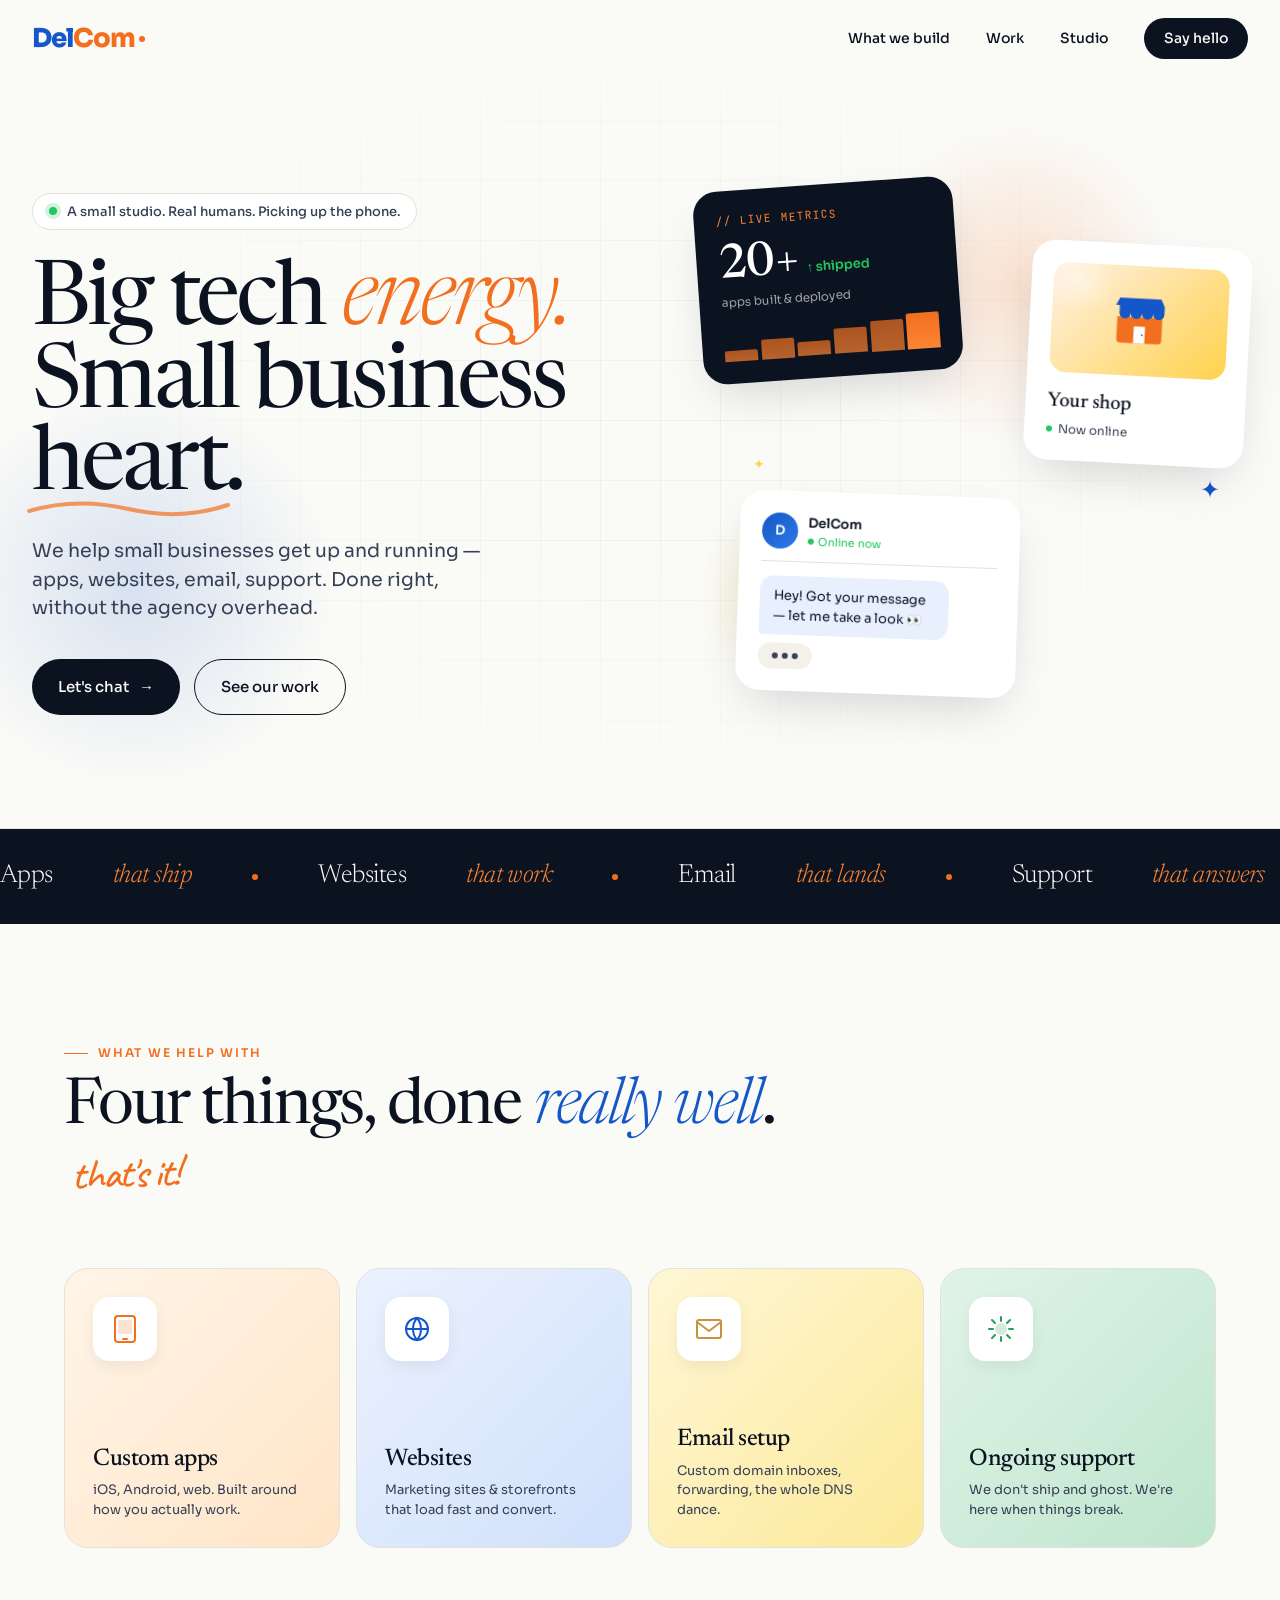
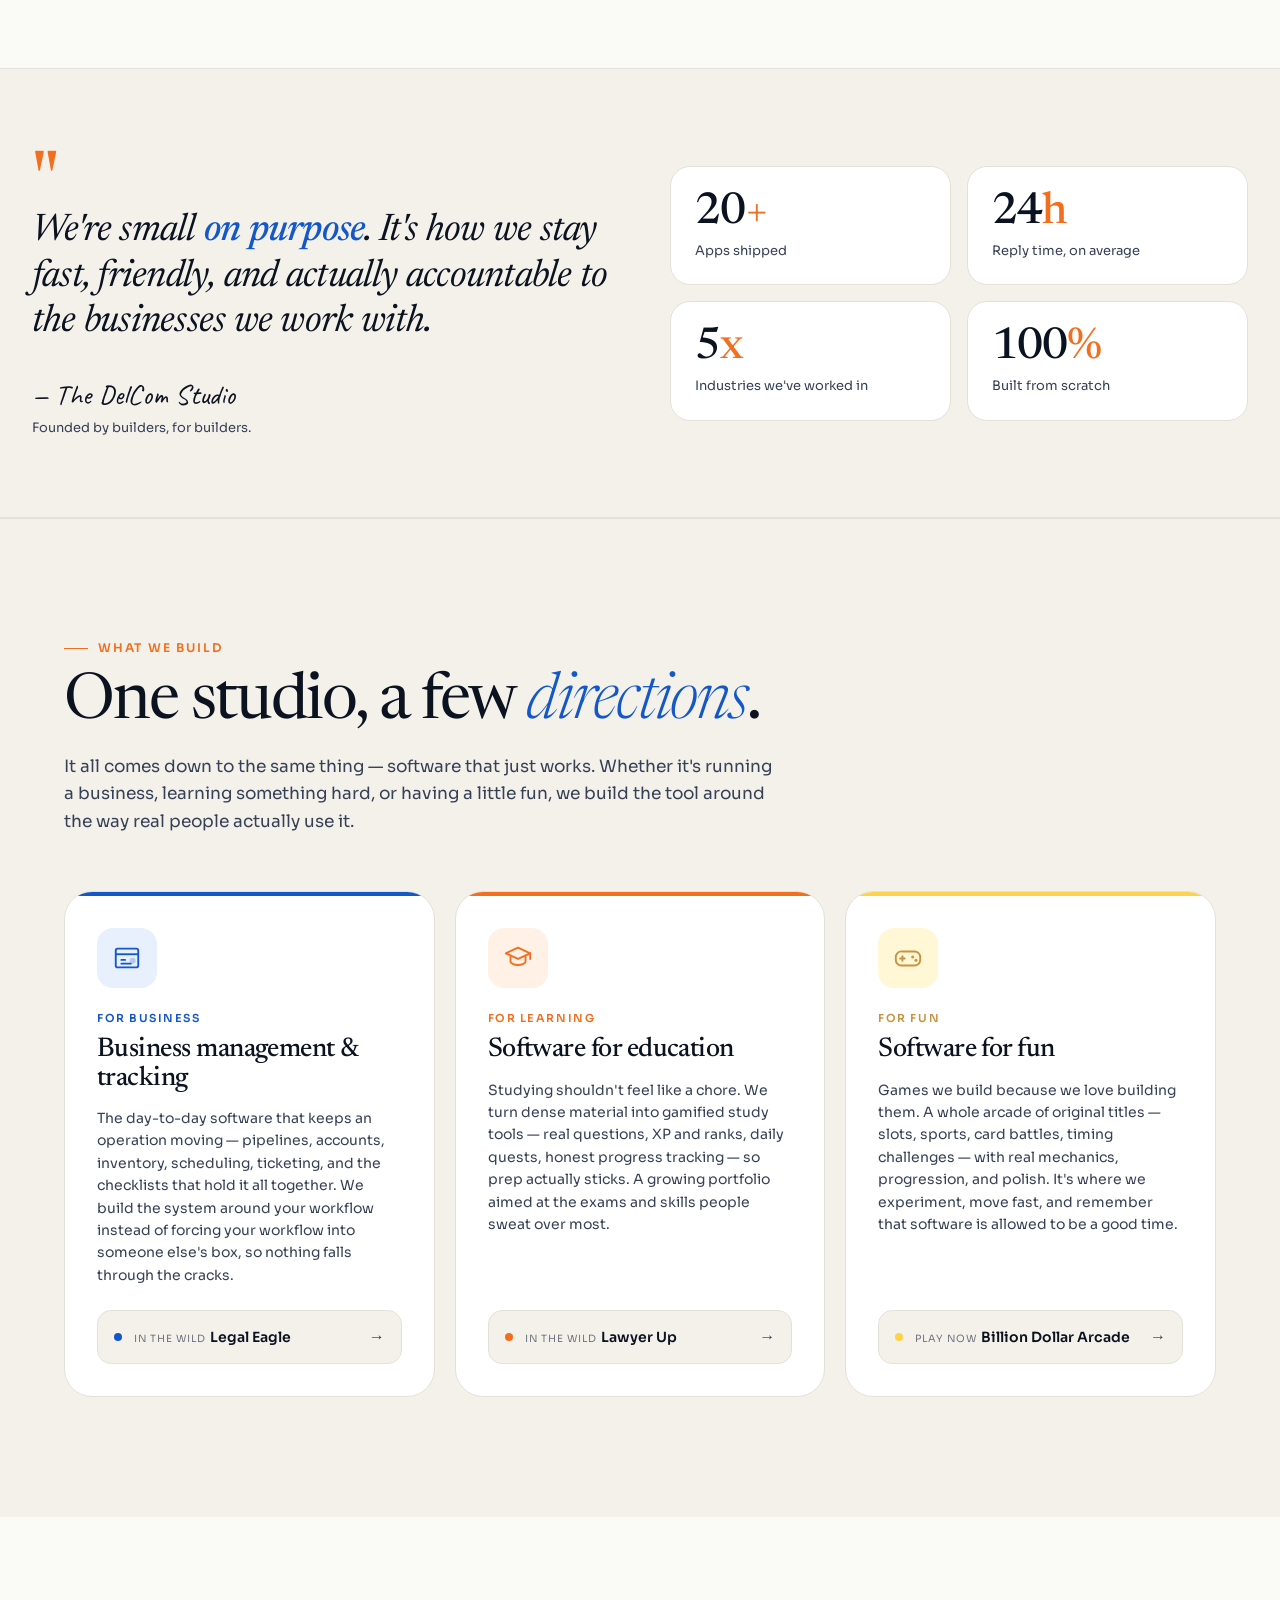
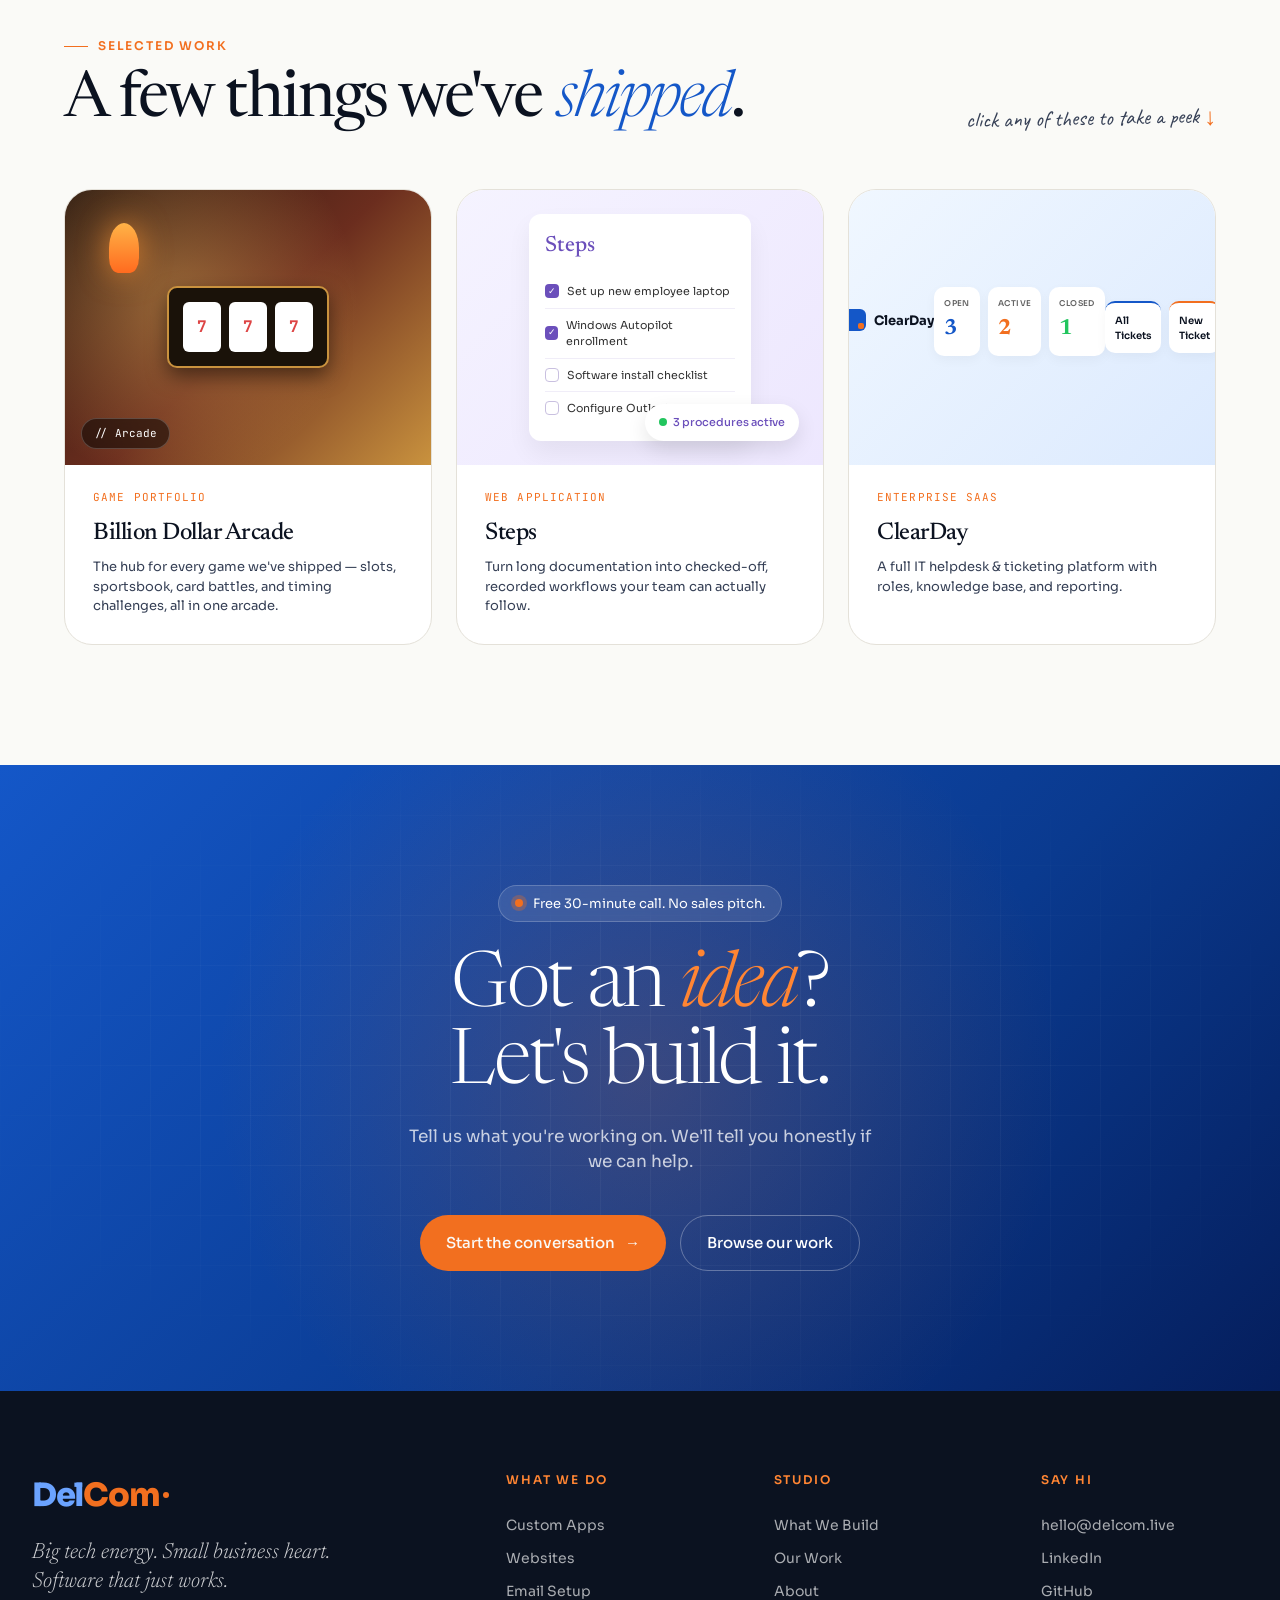
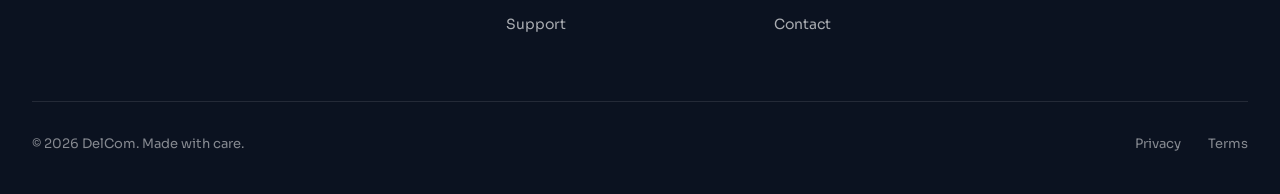
<file: index.html>
<!DOCTYPE html>
<html lang="en">
<head>
<meta charset="UTF-8" />
<meta name="viewport" content="width=device-width, initial-scale=1.0" />
<title>DelCom — A small studio building big things</title>
<link rel="preconnect" href="https://fonts.googleapis.com">
<link rel="preconnect" href="https://fonts.gstatic.com" crossorigin>
<link href="https://fonts.googleapis.com/css2?family=Sora:wght@300;400;500;600;700;800&family=Newsreader:ital,opsz,wght@0,6..72,300..700;1,6..72,300..700&family=Caveat:wght@500;600&family=JetBrains+Mono:wght@400;500&display=swap" rel="stylesheet">
<style>
:root {
  --blue: #1457C8;
  --blue-deep: #0A3A8F;
  --blue-bright: #2E7BE6;
  --blue-soft: #E8F0FE;
  --orange: #F26F1F;
  --orange-bright: #FF8533;
  --orange-soft: #FFF1E6;
  --yellow: #FFD24C;
  --mint: #B8E6CB;
  --ink: #0B1220;
  --ink-soft: #364056;
  --paper: #FAFAF7;
  --paper-warm: #F4F1EA;
  --line: #E4E1D9;
}

* { box-sizing: border-box; margin: 0; padding: 0; }
html { scroll-behavior: smooth; }
body {
  font-family: 'Sora', sans-serif;
  background: var(--paper);
  color: var(--ink);
  line-height: 1.5;
  overflow-x: hidden;
  -webkit-font-smoothing: antialiased;
}

.container { max-width: 1280px; margin: 0 auto; padding: 0 32px; }

/* ============ NAV ============ */
nav {
  position: fixed; top: 0; left: 0; right: 0;
  z-index: 100;
  padding: 18px 32px;
  background: rgba(250, 250, 247, 0.85);
  backdrop-filter: blur(20px);
  -webkit-backdrop-filter: blur(20px);
  border-bottom: 1px solid transparent;
  transition: border-color 0.3s;
}
nav.scrolled { border-bottom-color: var(--line); }
.nav-inner { max-width: 1280px; margin: 0 auto; display: flex; align-items: center; justify-content: space-between; }
.logo {
  font-family: 'Sora', sans-serif;
  font-weight: 800;
  font-size: 26px;
  letter-spacing: -0.04em;
  display: flex; align-items: center;
  text-decoration: none;
}
.logo .del { color: var(--blue); }
.logo .com { color: var(--orange); }
.logo .dot {
  width: 6px; height: 6px;
  background: var(--orange);
  border-radius: 50%;
  margin-left: 4px;
  display: inline-block;
  animation: pulse 2s ease-in-out infinite;
}
@keyframes pulse {
  0%, 100% { transform: scale(1); opacity: 1; }
  50% { transform: scale(1.4); opacity: 0.6; }
}
.nav-links { display: flex; gap: 36px; align-items: center; }
.nav-links a {
  color: var(--ink);
  text-decoration: none;
  font-size: 14px;
  font-weight: 500;
  transition: color 0.2s;
  position: relative;
}
.nav-links a::after {
  content: '';
  position: absolute;
  bottom: -4px; left: 0;
  width: 0; height: 2px;
  background: var(--orange);
  transition: width 0.3s;
}
.nav-links a:hover { color: var(--blue); }
.nav-links a:hover::after { width: 100%; }
.nav-cta {
  background: var(--ink);
  color: var(--paper) !important;
  padding: 10px 20px;
  border-radius: 100px;
  font-weight: 500;
}
.nav-cta::after { display: none !important; }
.nav-cta:hover { background: var(--blue) !important; transform: translateY(-1px); }

/* ============ HERO ============ */
.hero {
  min-height: 92vh;
  padding: 140px 32px 60px;
  position: relative;
  overflow: hidden;
  display: flex;
  align-items: center;
}

.hero-shapes {
  position: absolute;
  inset: 0;
  z-index: 0;
  pointer-events: none;
}
.shape {
  position: absolute;
  border-radius: 50%;
}
.shape-1 {
  top: 15%; right: 8%;
  width: 320px; height: 320px;
  background: radial-gradient(circle, rgba(242, 111, 31, 0.18) 0%, transparent 70%);
  animation: floatA 18s ease-in-out infinite;
}
.shape-2 {
  bottom: 5%; left: -5%;
  width: 400px; height: 400px;
  background: radial-gradient(circle, rgba(20, 87, 200, 0.15) 0%, transparent 70%);
  animation: floatB 22s ease-in-out infinite;
}
.shape-3 {
  top: 60%; right: 30%;
  width: 200px; height: 200px;
  background: radial-gradient(circle, rgba(255, 210, 76, 0.25) 0%, transparent 70%);
  animation: floatA 16s ease-in-out infinite reverse;
}
@keyframes floatA {
  0%, 100% { transform: translate(0, 0) scale(1); }
  50% { transform: translate(-40px, 40px) scale(1.1); }
}
@keyframes floatB {
  0%, 100% { transform: translate(0, 0) scale(1); }
  50% { transform: translate(40px, -30px) scale(1.15); }
}

.hero-grid-bg {
  position: absolute;
  inset: 0;
  background-image:
    linear-gradient(rgba(11, 18, 32, 0.04) 1px, transparent 1px),
    linear-gradient(90deg, rgba(11, 18, 32, 0.04) 1px, transparent 1px);
  background-size: 60px 60px;
  mask-image: radial-gradient(ellipse at center, black 20%, transparent 70%);
  -webkit-mask-image: radial-gradient(ellipse at center, black 20%, transparent 70%);
  z-index: 0;
}

.hero-content {
  position: relative;
  z-index: 1;
  max-width: 1280px;
  margin: 0 auto;
  width: 100%;
  display: grid;
  grid-template-columns: 1.1fr 1fr;
  gap: 60px;
  align-items: center;
}

.hero-left { position: relative; }

.hero-badge {
  display: inline-flex;
  align-items: center;
  gap: 10px;
  padding: 8px 16px;
  background: white;
  border: 1px solid var(--line);
  border-radius: 100px;
  font-size: 13px;
  font-weight: 500;
  color: var(--ink-soft);
  margin-bottom: 32px;
  animation: fadeUp 0.8s ease-out;
}
.hero-badge .dot {
  width: 8px; height: 8px;
  background: #22C55E;
  border-radius: 50%;
  box-shadow: 0 0 0 4px rgba(34, 197, 94, 0.2);
}

h1.hero-title {
  font-family: 'Newsreader', serif;
  font-weight: 400;
  font-size: clamp(54px, 7vw, 96px);
  line-height: 0.92;
  letter-spacing: -0.04em;
  color: var(--ink);
  margin-bottom: 28px;
  animation: fadeUp 0.8s ease-out 0.1s both;
  font-variation-settings: "SOFT" 50;
}
h1.hero-title .word-orange { color: var(--orange); font-style: italic; font-weight: 300; }
h1.hero-title .word-blue { color: var(--blue); font-style: italic; font-weight: 300; }
h1.hero-title .scribble-word {
  position: relative;
  display: inline-block;
  z-index: 1;
}
h1.hero-title .scribble-word svg {
  position: absolute;
  bottom: -8px;
  left: -8px;
  width: calc(100% + 16px);
  height: 24px;
  z-index: -1;
}

.hero-sub {
  font-size: 19px;
  max-width: 480px;
  color: var(--ink-soft);
  margin-bottom: 36px;
  animation: fadeUp 0.8s ease-out 0.2s both;
}

.hero-ctas { display: flex; gap: 14px; flex-wrap: wrap; animation: fadeUp 0.8s ease-out 0.3s both; }

.btn {
  padding: 16px 26px;
  border-radius: 100px;
  font-family: 'Sora', sans-serif;
  font-weight: 500;
  font-size: 15px;
  text-decoration: none;
  display: inline-flex;
  align-items: center;
  gap: 10px;
  cursor: pointer;
  border: none;
  transition: all 0.3s cubic-bezier(0.34, 1.56, 0.64, 1);
}
.btn-primary { background: var(--ink); color: var(--paper); }
.btn-primary:hover {
  background: var(--orange);
  transform: translateY(-2px);
  box-shadow: 0 12px 30px rgba(242, 111, 31, 0.4);
}
.btn-primary .arrow { transition: transform 0.3s; }
.btn-primary:hover .arrow { transform: translateX(4px); }
.btn-secondary {
  background: transparent;
  color: var(--ink);
  border: 1.5px solid var(--ink);
}
.btn-secondary:hover { background: var(--ink); color: var(--paper); }

/* ============ HERO RIGHT — PLAYFUL VISUAL ============ */
.hero-visual {
  position: relative;
  height: 540px;
  animation: fadeUp 1s ease-out 0.4s both;
}

.visual-card {
  position: absolute;
  background: white;
  border-radius: 24px;
  box-shadow: 0 20px 50px -15px rgba(11, 18, 32, 0.18);
  padding: 22px;
  transition: transform 0.4s cubic-bezier(0.34, 1.56, 0.64, 1);
}

/* "Big Tech" card - top left */
.card-tech {
  top: 0; left: 0;
  width: 260px;
  background: var(--ink);
  color: white;
  transform: rotate(-4deg);
  animation: floatCard1 6s ease-in-out infinite;
}
.card-tech:hover { transform: rotate(-2deg) translateY(-6px); }
.card-tech .label {
  font-size: 11px;
  color: var(--orange-bright);
  font-family: 'JetBrains Mono', monospace;
  text-transform: uppercase;
  letter-spacing: 0.1em;
  margin-bottom: 12px;
}
.card-tech .stat-row {
  display: flex;
  align-items: baseline;
  gap: 8px;
  margin-bottom: 4px;
}
.card-tech .big-num {
  font-family: 'Newsreader', serif;
  font-size: 48px;
  font-weight: 500;
  line-height: 1;
  letter-spacing: -0.03em;
}
.card-tech .delta {
  color: #22C55E;
  font-size: 13px;
  font-weight: 600;
}
.card-tech .caption {
  font-size: 12px;
  color: rgba(255,255,255,0.6);
}
.card-tech .bar-chart {
  display: flex;
  gap: 4px;
  align-items: end;
  height: 36px;
  margin-top: 14px;
}
.card-tech .bar {
  flex: 1;
  background: linear-gradient(180deg, var(--orange) 0%, var(--orange-bright) 100%);
  border-radius: 2px 2px 0 0;
  opacity: 0.7;
  animation: barGrow 1.5s ease-out both;
}
.card-tech .bar:nth-child(1) { height: 30%; animation-delay: 0.5s; }
.card-tech .bar:nth-child(2) { height: 55%; animation-delay: 0.6s; }
.card-tech .bar:nth-child(3) { height: 40%; animation-delay: 0.7s; }
.card-tech .bar:nth-child(4) { height: 70%; animation-delay: 0.8s; }
.card-tech .bar:nth-child(5) { height: 85%; animation-delay: 0.9s; }
.card-tech .bar:nth-child(6) { height: 100%; opacity: 1; animation-delay: 1s; }
@keyframes barGrow {
  from { transform: scaleY(0); transform-origin: bottom; }
  to { transform: scaleY(1); }
}

/* "Small Business" card - middle right */
.card-shop {
  top: 60px; right: 0;
  width: 220px;
  transform: rotate(3deg);
  animation: floatCard2 7s ease-in-out infinite;
}
.card-shop:hover { transform: rotate(1deg) translateY(-6px); }
.card-shop .shop-icon {
  width: 100%;
  height: 110px;
  background: linear-gradient(135deg, var(--orange-soft) 0%, var(--yellow) 100%);
  border-radius: 16px;
  display: flex;
  align-items: center;
  justify-content: center;
  margin-bottom: 14px;
  position: relative;
  overflow: hidden;
}
.card-shop .shop-icon svg { width: 60px; height: 60px; }
.card-shop .shop-icon::after {
  content: '';
  position: absolute;
  top: -10%; left: -10%;
  width: 50%; height: 50%;
  background: radial-gradient(circle, rgba(255,255,255,0.4) 0%, transparent 70%);
}
.card-shop .shop-name {
  font-family: 'Newsreader', serif;
  font-size: 20px;
  font-weight: 500;
  margin-bottom: 4px;
}
.card-shop .shop-meta {
  font-size: 12px;
  color: var(--ink-soft);
  display: flex;
  align-items: center;
  gap: 6px;
}
.card-shop .shop-meta::before {
  content: '';
  width: 6px; height: 6px;
  background: #22C55E;
  border-radius: 50%;
}

/* "Chat" card - bottom left */
.card-chat {
  bottom: 30px; left: 40px;
  width: 280px;
  transform: rotate(2deg);
  animation: floatCard3 8s ease-in-out infinite;
}
.card-chat:hover { transform: rotate(0deg) translateY(-6px); }
.card-chat .chat-header {
  display: flex;
  align-items: center;
  gap: 10px;
  margin-bottom: 14px;
  padding-bottom: 12px;
  border-bottom: 1px solid var(--line);
}
.card-chat .avatar {
  width: 36px; height: 36px;
  background: linear-gradient(135deg, var(--blue) 0%, var(--blue-bright) 100%);
  border-radius: 50%;
  color: white;
  display: flex;
  align-items: center;
  justify-content: center;
  font-weight: 600;
  font-size: 13px;
}
.card-chat .chat-name { font-size: 13px; font-weight: 600; }
.card-chat .chat-status {
  font-size: 11px;
  color: #22C55E;
  display: flex; align-items: center; gap: 4px;
}
.card-chat .chat-status::before {
  content: '';
  width: 6px; height: 6px;
  background: #22C55E;
  border-radius: 50%;
}
.card-chat .bubble {
  background: var(--blue-soft);
  color: var(--ink);
  padding: 10px 14px;
  border-radius: 14px 14px 14px 4px;
  font-size: 13px;
  margin-bottom: 8px;
  max-width: 80%;
}
.card-chat .typing {
  display: flex;
  gap: 4px;
  padding: 10px 14px;
  background: var(--paper-warm);
  border-radius: 14px;
  width: fit-content;
}
.card-chat .typing span {
  width: 6px; height: 6px;
  background: var(--ink-soft);
  border-radius: 50%;
  animation: typing 1.4s infinite ease-in-out;
}
.card-chat .typing span:nth-child(2) { animation-delay: 0.2s; }
.card-chat .typing span:nth-child(3) { animation-delay: 0.4s; }
@keyframes typing {
  0%, 60%, 100% { opacity: 0.3; transform: translateY(0); }
  30% { opacity: 1; transform: translateY(-3px); }
}

/* Connector lines + decorative stars */
.visual-deco {
  position: absolute;
  inset: 0;
  pointer-events: none;
  z-index: 0;
}
.deco-star {
  position: absolute;
  color: var(--orange);
  animation: spinSlow 12s linear infinite;
}
.deco-star.s1 { top: 25%; right: 30%; font-size: 18px; }
.deco-star.s2 { bottom: 40%; right: 5%; font-size: 24px; animation-duration: 16s; color: var(--blue); }
.deco-star.s3 { top: 50%; left: 10%; font-size: 14px; animation-duration: 10s; color: var(--yellow); }
@keyframes spinSlow { from { transform: rotate(0); } to { transform: rotate(360deg); } }

@keyframes floatCard1 {
  0%, 100% { transform: rotate(-4deg) translateY(0); }
  50% { transform: rotate(-4deg) translateY(-12px); }
}
@keyframes floatCard2 {
  0%, 100% { transform: rotate(3deg) translateY(0); }
  50% { transform: rotate(3deg) translateY(-10px); }
}
@keyframes floatCard3 {
  0%, 100% { transform: rotate(2deg) translateY(0); }
  50% { transform: rotate(2deg) translateY(-14px); }
}

@keyframes fadeUp {
  from { opacity: 0; transform: translateY(30px); }
  to { opacity: 1; transform: translateY(0); }
}

/* ============ MARQUEE ============ */
.marquee {
  padding: 28px 0;
  background: var(--ink);
  color: var(--paper);
  overflow: hidden;
  border-top: 1px solid var(--line);
  position: relative;
}
.marquee-track {
  display: flex;
  gap: 60px;
  animation: scroll 30s linear infinite;
  width: max-content;
  align-items: center;
}
.marquee-item {
  font-family: 'Newsreader', serif;
  font-size: 26px;
  font-weight: 300;
  letter-spacing: -0.02em;
  display: flex; align-items: center; gap: 60px;
  white-space: nowrap;
}
.marquee-item .dot { width: 6px; height: 6px; background: var(--orange); border-radius: 50%; }
.marquee-item .em { font-style: italic; color: var(--orange-bright); }
@keyframes scroll {
  from { transform: translateX(0); }
  to { transform: translateX(-50%); }
}

/* ============ WHAT WE DO (Simplified, visual) ============ */
.what-we-do {
  padding: 120px 32px;
  position: relative;
}

.section-tag {
  font-size: 12px;
  text-transform: uppercase;
  letter-spacing: 0.15em;
  color: var(--orange);
  font-weight: 600;
  margin-bottom: 14px;
  display: flex;
  align-items: center;
  gap: 10px;
}
.section-tag::before {
  content: '';
  width: 24px; height: 1px;
  background: var(--orange);
}

.section-title {
  font-family: 'Newsreader', serif;
  font-size: clamp(38px, 5vw, 64px);
  font-weight: 400;
  letter-spacing: -0.03em;
  line-height: 1;
  max-width: 800px;
}
.section-title em {
  font-style: italic;
  font-weight: 300;
  color: var(--blue);
}
.section-handwritten {
  font-family: 'Caveat', cursive;
  font-weight: 500;
  color: var(--orange);
  font-size: clamp(28px, 3.5vw, 42px);
  display: inline-block;
  transform: rotate(-2deg);
  margin-left: 8px;
}

.section-header-simple {
  margin-bottom: 64px;
}

.help-grid {
  display: grid;
  grid-template-columns: repeat(4, 1fr);
  gap: 16px;
}

.help-card {
  background: white;
  border: 1px solid var(--line);
  border-radius: 24px;
  padding: 28px;
  position: relative;
  overflow: hidden;
  transition: all 0.4s cubic-bezier(0.4, 0, 0.2, 1);
  min-height: 280px;
  display: flex;
  flex-direction: column;
  justify-content: space-between;
}
.help-card:hover {
  transform: translateY(-6px);
  box-shadow: 0 24px 50px -20px rgba(11, 18, 32, 0.15);
  border-color: transparent;
}

.help-card.c1 { background: linear-gradient(135deg, #FFF5E8 0%, #FFE5C7 100%); }
.help-card.c2 { background: linear-gradient(135deg, #EBF2FE 0%, #D0E0FB 100%); }
.help-card.c3 { background: linear-gradient(135deg, #FFF7D6 0%, #FCE99A 100%); }
.help-card.c4 { background: linear-gradient(135deg, #E0F4E8 0%, #BFE5CD 100%); }

.help-card .help-illus {
  width: 64px; height: 64px;
  border-radius: 16px;
  background: white;
  display: flex; align-items: center; justify-content: center;
  margin-bottom: 24px;
  box-shadow: 0 6px 16px rgba(0,0,0,0.06);
}
.help-card .help-illus svg { width: 32px; height: 32px; }

.help-card .help-name {
  font-family: 'Newsreader', serif;
  font-size: 24px;
  font-weight: 500;
  letter-spacing: -0.02em;
  line-height: 1.1;
  margin-bottom: 8px;
}
.help-card .help-tag {
  font-size: 13px;
  color: var(--ink-soft);
  line-height: 1.5;
}

/* ============ BUILD PILLARS — the branches of the studio ============ */
.build {
  padding: 120px 32px;
  background: var(--paper-warm);
  border-top: 1px solid var(--line);
  position: relative;
}
.build-intro {
  max-width: 720px;
  margin-bottom: 56px;
}
.build-intro .build-lead {
  font-size: 17px;
  color: var(--ink-soft);
  line-height: 1.6;
  margin-top: 18px;
}
.pillar-grid {
  display: grid;
  grid-template-columns: repeat(3, 1fr);
  gap: 20px;
}
.pillar {
  background: white;
  border: 1px solid var(--line);
  border-radius: 28px;
  padding: 36px 32px 32px;
  position: relative;
  overflow: hidden;
  transition: all 0.4s cubic-bezier(0.4, 0, 0.2, 1);
  display: flex;
  flex-direction: column;
}
.pillar:hover {
  transform: translateY(-6px);
  box-shadow: 0 28px 56px -22px rgba(11, 18, 32, 0.18);
  border-color: transparent;
}
.pillar::before {
  content: '';
  position: absolute;
  top: 0; left: 0; right: 0;
  height: 4px;
}
.pillar.p-biz::before { background: var(--blue); }
.pillar.p-edu::before { background: var(--orange); }
.pillar.p-fun::before { background: var(--yellow); }

.pillar-icon {
  width: 60px; height: 60px;
  border-radius: 16px;
  display: flex; align-items: center; justify-content: center;
  margin-bottom: 22px;
}
.pillar.p-biz .pillar-icon { background: var(--blue-soft); }
.pillar.p-edu .pillar-icon { background: var(--orange-soft); }
.pillar.p-fun .pillar-icon { background: #FFF7D6; }
.pillar-icon svg { width: 30px; height: 30px; }

.pillar-kicker {
  font-size: 11px;
  text-transform: uppercase;
  letter-spacing: 0.14em;
  font-weight: 600;
  margin-bottom: 10px;
}
.pillar.p-biz .pillar-kicker { color: var(--blue); }
.pillar.p-edu .pillar-kicker { color: var(--orange); }
.pillar.p-fun .pillar-kicker { color: #C9923E; }

.pillar-name {
  font-family: 'Newsreader', serif;
  font-size: 27px;
  font-weight: 500;
  letter-spacing: -0.02em;
  line-height: 1.05;
  margin-bottom: 14px;
}
.pillar-desc {
  font-size: 14px;
  color: var(--ink-soft);
  line-height: 1.6;
  margin-bottom: 24px;
}
.pillar-feature {
  margin-top: auto;
  display: flex;
  align-items: center;
  gap: 12px;
  padding: 14px 16px;
  border-radius: 14px;
  background: var(--paper-warm);
  border: 1px solid var(--line);
  text-decoration: none;
  color: inherit;
  transition: all 0.25s ease;
}
.pillar-feature:hover {
  background: white;
  border-color: var(--ink-soft);
  transform: translateX(2px);
}
.pillar-feature .pf-dot {
  width: 8px; height: 8px; border-radius: 50%;
  flex-shrink: 0;
}
.pillar.p-biz .pf-dot { background: var(--blue); }
.pillar.p-edu .pf-dot { background: var(--orange); }
.pillar.p-fun .pf-dot { background: var(--yellow); }
.pillar-feature .pf-text { flex: 1; }
.pillar-feature .pf-label {
  font-size: 10px;
  text-transform: uppercase;
  letter-spacing: 0.1em;
  color: var(--ink-soft);
  opacity: 0.7;
  margin-bottom: 2px;
}
.pillar-feature .pf-name {
  font-size: 14px;
  font-weight: 600;
}
.pillar-feature .pf-arrow {
  color: var(--ink-soft);
  font-size: 16px;
  transition: transform 0.25s ease;
}
.pillar-feature:hover .pf-arrow { transform: translateX(3px); }

/* ============ STUDIO STRIP — humanizing the firm ============ */
.studio-strip {
  padding: 80px 32px;
  background: var(--paper-warm);
  border-top: 1px solid var(--line);
  border-bottom: 1px solid var(--line);
}
.studio-inner {
  max-width: 1280px;
  margin: 0 auto;
  display: grid;
  grid-template-columns: 1fr 1fr;
  gap: 60px;
  align-items: center;
}
.studio-left .quote-mark {
  font-family: 'Newsreader', serif;
  font-size: 80px;
  line-height: 1;
  color: var(--orange);
  margin-bottom: -20px;
}
.studio-left .quote {
  font-family: 'Newsreader', serif;
  font-size: clamp(28px, 3vw, 38px);
  font-weight: 400;
  font-style: italic;
  line-height: 1.2;
  letter-spacing: -0.02em;
  margin-bottom: 28px;
}
.studio-left .quote em {
  color: var(--blue);
  font-weight: 500;
}
.studio-left .sig {
  font-family: 'Caveat', cursive;
  font-size: 28px;
  color: var(--ink);
}
.studio-left .sig-line {
  font-size: 13px;
  color: var(--ink-soft);
  margin-top: 2px;
}

.studio-right {
  display: grid;
  grid-template-columns: 1fr 1fr;
  gap: 16px;
}
.studio-stat {
  background: white;
  border-radius: 20px;
  padding: 24px;
  border: 1px solid var(--line);
}
.studio-stat .num {
  font-family: 'Newsreader', serif;
  font-size: 44px;
  font-weight: 500;
  line-height: 1;
  letter-spacing: -0.02em;
  color: var(--ink);
  margin-bottom: 6px;
}
.studio-stat .num em { color: var(--orange); font-style: normal; }
.studio-stat .lbl {
  font-size: 13px;
  color: var(--ink-soft);
}

/* ============ WORK ============ */
.work {
  padding: 120px 32px;
  background: var(--paper);
}

.work-header {
  display: flex;
  justify-content: space-between;
  align-items: flex-end;
  margin-bottom: 56px;
  gap: 40px;
  flex-wrap: wrap;
}
.work-header .small-note {
  font-family: 'Caveat', cursive;
  font-size: 22px;
  color: var(--ink-soft);
  max-width: 280px;
  transform: rotate(-1deg);
  line-height: 1.3;
}
.work-header .small-note .arrow-down {
  display: inline-block;
  font-size: 24px;
  color: var(--orange);
  transform: translateY(2px);
}

.work-grid {
  display: grid;
  grid-template-columns: 1fr 1fr 1fr;
  gap: 24px;
}

.work-card {
  background: white;
  border-radius: 28px;
  overflow: hidden;
  border: 1px solid var(--line);
  transition: all 0.5s cubic-bezier(0.4, 0, 0.2, 1);
  display: flex;
  flex-direction: column;
  text-decoration: none;
  color: inherit;
  position: relative;
}
.work-card::after {
  content: '↗';
  position: absolute;
  top: 20px; right: 20px;
  width: 40px; height: 40px;
  background: white;
  color: var(--ink);
  border-radius: 50%;
  display: flex; align-items: center; justify-content: center;
  font-size: 18px;
  font-weight: 600;
  box-shadow: 0 6px 16px rgba(0,0,0,0.1);
  opacity: 0;
  transform: translateY(-6px) scale(0.85);
  transition: all 0.4s cubic-bezier(0.4, 0, 0.2, 1);
  z-index: 2;
}
.work-card:hover::after {
  opacity: 1;
  transform: translateY(0) scale(1);
  background: var(--orange);
  color: white;
}
.work-card:hover { transform: translateY(-8px); box-shadow: 0 30px 60px -20px rgba(11, 18, 32, 0.2); }

.work-visual { aspect-ratio: 4/3; position: relative; overflow: hidden; display: flex; align-items: center; justify-content: center; }

/* Casino preview */
.preview-casino {
  background:
    radial-gradient(circle at 30% 40%, rgba(255, 200, 100, 0.4), transparent 60%),
    linear-gradient(135deg, #2A1810 0%, #6B2D1E 50%, #C9923E 100%);
  position: relative;
}
.preview-casino .lamp {
  position: absolute;
  width: 30px; height: 50px;
  background: linear-gradient(180deg, #FFB347 0%, #FF6B1F 100%);
  border-radius: 50% 50% 30% 30%;
  box-shadow: 0 0 30px rgba(255, 150, 50, 0.7);
  top: 12%; left: 12%;
  animation: lampGlow 3s ease-in-out infinite;
}
@keyframes lampGlow {
  0%, 100% { opacity: 1; transform: scale(1); }
  50% { opacity: 0.8; transform: scale(1.05); }
}
.preview-casino .slots {
  display: flex; gap: 8px;
  background: #1A1209;
  padding: 14px;
  border-radius: 10px;
  border: 2px solid #C9923E;
  box-shadow: 0 8px 20px rgba(0, 0, 0, 0.5);
}
.preview-casino .slot {
  width: 38px; height: 50px;
  background: white;
  border-radius: 6px;
  display: flex; align-items: center; justify-content: center;
  font-family: 'JetBrains Mono', monospace;
  font-weight: 700;
  font-size: 16px;
  color: #D44;
}
.preview-casino .badge {
  position: absolute;
  bottom: 16px; left: 16px;
  background: rgba(0,0,0,0.5);
  backdrop-filter: blur(10px);
  padding: 6px 12px;
  border-radius: 100px;
  font-size: 11px;
  font-family: 'JetBrains Mono', monospace;
  color: white;
  border: 1px solid rgba(255,255,255,0.2);
}

/* Steps preview */
.preview-steps {
  background: linear-gradient(135deg, #F5F3FF 0%, #EDE7FE 100%);
  position: relative;
  padding: 24px;
}
.preview-steps .panel {
  background: white;
  border-radius: 12px;
  padding: 16px;
  box-shadow: 0 12px 24px rgba(0,0,0,0.06);
  width: 70%;
}
.preview-steps .panel-title {
  font-family: 'Newsreader', serif;
  font-size: 22px;
  color: #6B4FBB;
  font-weight: 500;
  margin-bottom: 12px;
}
.preview-steps .list-item {
  display: flex; align-items: center; gap: 8px;
  padding: 8px 0;
  font-size: 11px;
  color: #333;
  border-bottom: 1px solid #F0EDF8;
}
.preview-steps .list-item:last-child { border-bottom: none; }
.preview-steps .check {
  width: 14px; height: 14px;
  border-radius: 4px;
  background: #6B4FBB;
  display: flex; align-items: center; justify-content: center;
  color: white;
  font-size: 9px;
}
.preview-steps .check.empty { background: white; border: 1.5px solid #C9C0E0; }
.preview-steps .floating {
  position: absolute;
  bottom: 24px; right: 24px;
  background: white;
  padding: 10px 14px;
  border-radius: 100px;
  box-shadow: 0 8px 20px rgba(0,0,0,0.1);
  font-size: 11px;
  font-weight: 500;
  color: #6B4FBB;
  display: flex; align-items: center; gap: 6px;
}
.preview-steps .floating .dot {
  width: 8px; height: 8px;
  background: #22C55E;
  border-radius: 50%;
}

/* ClearDay preview */
.preview-clearday {
  background: linear-gradient(135deg, #F0F7FF 0%, #DCEAFE 100%);
  padding: 24px;
  position: relative;
}
.preview-clearday .header-row { display: flex; align-items: center; gap: 8px; margin-bottom: 14px; }
.preview-clearday .logo-box {
  width: 22px; height: 22px;
  background: var(--blue);
  border-radius: 6px;
  position: relative;
}
.preview-clearday .logo-box::after {
  content: '';
  position: absolute;
  bottom: 2px; right: 2px;
  width: 6px; height: 6px;
  background: var(--orange);
  border-radius: 2px;
}
.preview-clearday .brand { font-weight: 700; font-size: 13px; color: var(--ink); }
.preview-clearday .stats {
  display: grid;
  grid-template-columns: repeat(3, 1fr);
  gap: 8px;
  margin-bottom: 12px;
}
.preview-clearday .stat {
  background: white;
  border-radius: 10px;
  padding: 10px;
  box-shadow: 0 4px 12px rgba(0,0,0,0.04);
}
.preview-clearday .stat-label {
  font-size: 8px;
  text-transform: uppercase;
  letter-spacing: 0.05em;
  color: #666;
  font-weight: 600;
  margin-bottom: 4px;
}
.preview-clearday .stat-num {
  font-size: 22px;
  font-weight: 700;
  font-family: 'Newsreader', serif;
}
.preview-clearday .stat:nth-child(1) .stat-num { color: var(--blue); }
.preview-clearday .stat:nth-child(2) .stat-num { color: var(--orange); }
.preview-clearday .stat:nth-child(3) .stat-num { color: #22C55E; }
.preview-clearday .cards {
  display: grid; grid-template-columns: 1fr 1fr;
  gap: 8px;
}
.preview-clearday .mini-card {
  background: white;
  border-radius: 10px;
  padding: 10px;
  border-top: 2px solid var(--blue);
  font-size: 10px;
  font-weight: 600;
  box-shadow: 0 4px 12px rgba(0,0,0,0.04);
}
.preview-clearday .mini-card:nth-child(2) { border-color: var(--orange); }

.work-meta { padding: 24px 28px 28px; }
.work-type {
  font-size: 11px;
  font-family: 'JetBrains Mono', monospace;
  color: var(--orange);
  text-transform: uppercase;
  letter-spacing: 0.1em;
  margin-bottom: 10px;
}
.work-title {
  font-family: 'Newsreader', serif;
  font-size: 24px;
  font-weight: 500;
  letter-spacing: -0.02em;
  margin-bottom: 6px;
}
.work-desc {
  font-size: 13px;
  color: var(--ink-soft);
  line-height: 1.5;
}

/* ============ CTA ============ */
.cta-section {
  padding: 120px 32px;
  background: linear-gradient(135deg, var(--blue) 0%, var(--blue-deep) 60%, #051E5C 100%);
  color: white;
  text-align: center;
  position: relative;
  overflow: hidden;
}
.cta-section::before {
  content: '';
  position: absolute;
  top: 50%; left: 50%;
  width: 1000px; height: 1000px;
  background: radial-gradient(circle, rgba(242, 111, 31, 0.2) 0%, transparent 60%);
  border-radius: 50%;
  transform: translate(-50%, -50%);
}
.cta-section::after {
  content: '';
  position: absolute;
  inset: 0;
  background-image:
    linear-gradient(rgba(255,255,255,0.04) 1px, transparent 1px),
    linear-gradient(90deg, rgba(255,255,255,0.04) 1px, transparent 1px);
  background-size: 50px 50px;
  mask-image: radial-gradient(ellipse at center, black 40%, transparent 80%);
  -webkit-mask-image: radial-gradient(ellipse at center, black 40%, transparent 80%);
}
.cta-content { position: relative; z-index: 1; max-width: 800px; margin: 0 auto; }

.cta-eyebrow {
  display: inline-flex;
  align-items: center;
  gap: 10px;
  padding: 8px 16px;
  background: rgba(255,255,255,0.1);
  border: 1px solid rgba(255,255,255,0.2);
  border-radius: 100px;
  font-size: 13px;
  margin-bottom: 28px;
  backdrop-filter: blur(10px);
}
.cta-eyebrow .dot {
  width: 8px; height: 8px;
  background: var(--orange);
  border-radius: 50%;
  box-shadow: 0 0 0 4px rgba(242, 111, 31, 0.3);
}
.cta-title {
  font-family: 'Newsreader', serif;
  font-size: clamp(44px, 6vw, 80px);
  font-weight: 300;
  letter-spacing: -0.03em;
  line-height: 1;
  margin-bottom: 20px;
}
.cta-title em { font-style: italic; color: var(--orange-bright); }
.cta-desc {
  font-size: 17px;
  color: rgba(255,255,255,0.75);
  margin-bottom: 40px;
  max-width: 480px;
  margin-left: auto; margin-right: auto;
}
.cta-buttons { display: flex; gap: 14px; justify-content: center; flex-wrap: wrap; }
.cta-buttons .btn-primary { background: var(--orange); }
.cta-buttons .btn-primary:hover { background: var(--orange-bright); box-shadow: 0 12px 30px rgba(242, 111, 31, 0.5); }
.cta-buttons .btn-secondary { color: white; border-color: rgba(255,255,255,0.3); }
.cta-buttons .btn-secondary:hover { background: white; color: var(--ink); }

/* ============ FOOTER ============ */
footer {
  background: var(--ink);
  color: var(--paper);
  padding: 80px 32px 40px;
}
.footer-inner { max-width: 1280px; margin: 0 auto; }
.footer-top {
  display: grid;
  grid-template-columns: 2fr 1fr 1fr 1fr;
  gap: 60px;
  padding-bottom: 60px;
  border-bottom: 1px solid rgba(255,255,255,0.1);
}
.footer-brand-block .logo { font-size: 32px; margin-bottom: 20px; }
.footer-brand-block .logo .del { color: #6BA3FF; }
.footer-tagline {
  font-family: 'Newsreader', serif;
  font-size: 22px;
  font-style: italic;
  font-weight: 300;
  line-height: 1.3;
  max-width: 320px;
  color: rgba(255,255,255,0.8);
  margin-bottom: 24px;
}
.footer-col h4 {
  font-size: 12px;
  text-transform: uppercase;
  letter-spacing: 0.15em;
  color: var(--orange-bright);
  margin-bottom: 20px;
  font-weight: 600;
}
.footer-col a {
  display: block;
  color: rgba(255,255,255,0.65);
  text-decoration: none;
  font-size: 14px;
  padding: 6px 0;
  transition: color 0.2s;
}
.footer-col a:hover { color: white; }
.footer-bottom {
  padding-top: 32px;
  display: flex;
  justify-content: space-between;
  align-items: center;
  flex-wrap: wrap;
  gap: 16px;
  font-size: 13px;
  color: rgba(255,255,255,0.5);
}
.footer-bottom .legal a { color: rgba(255,255,255,0.5); text-decoration: none; margin-left: 24px; }
.footer-bottom .legal a:hover { color: white; }

/* ============ RESPONSIVE ============ */
@media (max-width: 1024px) {
  .hero-content { grid-template-columns: 1fr; gap: 80px; }
  .hero-visual { height: 480px; max-width: 500px; margin: 0 auto; }
  .help-grid { grid-template-columns: 1fr 1fr; }
  .pillar-grid { grid-template-columns: 1fr; }
  .work-grid { grid-template-columns: 1fr; }
  .footer-top { grid-template-columns: 1fr 1fr; }
  .studio-inner { grid-template-columns: 1fr; gap: 40px; }
}
@media (max-width: 640px) {
  .nav-links a:not(.nav-cta) { display: none; }
  .hero { padding-top: 130px; min-height: auto; }
  .hero-visual { height: 420px; }
  .card-tech, .card-shop, .card-chat { transform: scale(0.85) rotate(-4deg); }
  .card-shop { transform: scale(0.85) rotate(3deg); }
  .card-chat { transform: scale(0.85) rotate(2deg); }
  .help-grid { grid-template-columns: 1fr; }
  .footer-top { grid-template-columns: 1fr; gap: 32px; padding-bottom: 32px; }
  .footer-bottom { flex-direction: column; align-items: flex-start; }
  .footer-bottom .legal a { margin-left: 0; margin-right: 16px; }
  .container { padding: 0 20px; }
  .what-we-do, .work, .cta-section, .studio-strip, .build { padding: 80px 20px; }
  .work-header { flex-direction: column; align-items: flex-start; }
}
</style>
</head>
<body>

<!-- NAVIGATION -->
<nav id="nav">
  <div class="nav-inner">
    <a href="#" class="logo">
      <span class="del">Del</span><span class="com">Com</span><span class="dot"></span>
    </a>
    <div class="nav-links">
      <a href="#build">What we build</a>
      <a href="#work">Work</a>
      <a href="#about">Studio</a>
      <a href="#contact" class="nav-cta">Say hello</a>
    </div>
  </div>
</nav>

<!-- HERO -->
<section class="hero">
  <div class="hero-shapes">
    <div class="shape shape-1"></div>
    <div class="shape shape-2"></div>
    <div class="shape shape-3"></div>
  </div>
  <div class="hero-grid-bg"></div>

  <div class="hero-content">
    <div class="hero-left">
      <div class="hero-badge">
        <span class="dot"></span>
        <span>A small studio. Real humans. Picking up the phone.</span>
      </div>
      <h1 class="hero-title">
        Big tech <span class="word-orange">energy.</span><br>
        Small business <span class="scribble-word">heart<svg viewBox="0 0 200 24" preserveAspectRatio="none"><path d="M5,18 Q50,4 100,16 T195,12" stroke="#F26F1F" stroke-width="4" fill="none" stroke-linecap="round" opacity="0.7"/></svg></span>.
      </h1>
      <p class="hero-sub">
        We help small businesses get up and running — apps, websites, email, support. Done right, without the agency overhead.
      </p>
      <div class="hero-ctas">
        <a href="#contact" class="btn btn-primary">
          Let's chat
          <span class="arrow">→</span>
        </a>
        <a href="#work" class="btn btn-secondary">See our work</a>
      </div>
    </div>

    <!-- PLAYFUL VISUAL — three floating cards showing the duality -->
    <div class="hero-visual">
      <div class="visual-deco">
        <div class="deco-star s1">✦</div>
        <div class="deco-star s2">✦</div>
        <div class="deco-star s3">✦</div>
      </div>

      <!-- Tech dashboard card -->
      <div class="visual-card card-tech">
        <div class="label">// Live Metrics</div>
        <div class="stat-row">
          <div class="big-num">20+</div>
          <div class="delta">↑ shipped</div>
        </div>
        <div class="caption">apps built &amp; deployed</div>
        <div class="bar-chart">
          <div class="bar"></div>
          <div class="bar"></div>
          <div class="bar"></div>
          <div class="bar"></div>
          <div class="bar"></div>
          <div class="bar"></div>
        </div>
      </div>

      <!-- Small shop card -->
      <div class="visual-card card-shop">
        <div class="shop-icon">
          <svg viewBox="0 0 64 64" fill="none">
            <path d="M8 28h48v24a4 4 0 01-4 4H12a4 4 0 01-4-4V28z" fill="#F26F1F"/>
            <path d="M6 16l4-8h44l4 8v8a6 6 0 01-12 0 6 6 0 01-12 0 6 6 0 01-12 0 6 6 0 01-12 0v-8z" fill="#1457C8"/>
            <rect x="26" y="38" width="12" height="18" fill="#FFF"/>
            <circle cx="35" cy="47" r="1" fill="#1457C8"/>
          </svg>
        </div>
        <div class="shop-name">Your shop</div>
        <div class="shop-meta">Now online</div>
      </div>

      <!-- Chat / human touch card -->
      <div class="visual-card card-chat">
        <div class="chat-header">
          <div class="avatar">D</div>
          <div>
            <div class="chat-name">DelCom</div>
            <div class="chat-status">Online now</div>
          </div>
        </div>
        <div class="bubble">Hey! Got your message — let me take a look 👀</div>
        <div class="typing">
          <span></span><span></span><span></span>
        </div>
      </div>
    </div>
  </div>
</section>

<!-- MARQUEE -->
<div class="marquee">
  <div class="marquee-track">
    <span class="marquee-item">Apps <span class="em">that ship</span><span class="dot"></span></span>
    <span class="marquee-item">Websites <span class="em">that work</span><span class="dot"></span></span>
    <span class="marquee-item">Email <span class="em">that lands</span><span class="dot"></span></span>
    <span class="marquee-item">Support <span class="em">that answers</span><span class="dot"></span></span>
    <span class="marquee-item">Built <span class="em">for small biz</span><span class="dot"></span></span>
    <!-- duplicate for seamless scroll -->
    <span class="marquee-item">Apps <span class="em">that ship</span><span class="dot"></span></span>
    <span class="marquee-item">Websites <span class="em">that work</span><span class="dot"></span></span>
    <span class="marquee-item">Email <span class="em">that lands</span><span class="dot"></span></span>
    <span class="marquee-item">Support <span class="em">that answers</span><span class="dot"></span></span>
    <span class="marquee-item">Built <span class="em">for small biz</span><span class="dot"></span></span>
  </div>
</div>

<!-- WHAT WE DO -->
<section class="what-we-do" id="help">
  <div class="container">
    <div class="section-header-simple">
      <div class="section-tag">What we help with</div>
      <h2 class="section-title">Four things, done <em>really well</em>. <span class="section-handwritten">that's it!</span></h2>
    </div>

    <div class="help-grid">

      <div class="help-card c1">
        <div>
          <div class="help-illus">
            <svg viewBox="0 0 32 32" fill="none">
              <rect x="6" y="3" width="20" height="26" rx="3" stroke="#F26F1F" stroke-width="2"/>
              <line x1="14" y1="26" x2="18" y2="26" stroke="#F26F1F" stroke-width="2" stroke-linecap="round"/>
              <rect x="9" y="7" width="14" height="14" fill="#F26F1F" opacity="0.2"/>
            </svg>
          </div>
        </div>
        <div>
          <div class="help-name">Custom apps</div>
          <div class="help-tag">iOS, Android, web. Built around how you actually work.</div>
        </div>
      </div>

      <div class="help-card c2">
        <div>
          <div class="help-illus">
            <svg viewBox="0 0 32 32" fill="none">
              <circle cx="16" cy="16" r="11" stroke="#1457C8" stroke-width="2"/>
              <line x1="5" y1="16" x2="27" y2="16" stroke="#1457C8" stroke-width="2"/>
              <path d="M16 5a17 17 0 014 11 17 17 0 01-4 11 17 17 0 01-4-11 17 17 0 014-11z" stroke="#1457C8" stroke-width="2"/>
            </svg>
          </div>
        </div>
        <div>
          <div class="help-name">Websites</div>
          <div class="help-tag">Marketing sites &amp; storefronts that load fast and convert.</div>
        </div>
      </div>

      <div class="help-card c3">
        <div>
          <div class="help-illus">
            <svg viewBox="0 0 32 32" fill="none">
              <rect x="4" y="7" width="24" height="18" rx="2" stroke="#C9923E" stroke-width="2"/>
              <path d="M4 9l12 9 12-9" stroke="#C9923E" stroke-width="2" stroke-linecap="round" stroke-linejoin="round"/>
            </svg>
          </div>
        </div>
        <div>
          <div class="help-name">Email setup</div>
          <div class="help-tag">Custom domain inboxes, forwarding, the whole DNS dance.</div>
        </div>
      </div>

      <div class="help-card c4">
        <div>
          <div class="help-illus">
            <svg viewBox="0 0 32 32" fill="none">
              <path d="M16 4v4M16 24v4M4 16h4M24 16h4M7 7l3 3M22 22l3 3M7 25l3-3M22 10l3-3" stroke="#22A055" stroke-width="2" stroke-linecap="round"/>
              <circle cx="16" cy="16" r="5" fill="#22A055" opacity="0.2" stroke="#22A055" stroke-width="2"/>
            </svg>
          </div>
        </div>
        <div>
          <div class="help-name">Ongoing support</div>
          <div class="help-tag">We don't ship and ghost. We're here when things break.</div>
        </div>
      </div>

    </div>
  </div>
</section>

<!-- STUDIO STRIP -->
<section class="studio-strip" id="about">
  <div class="studio-inner">
    <div class="studio-left">
      <div class="quote-mark">"</div>
      <div class="quote">
        We're small <em>on purpose</em>. It's how we stay fast, friendly, and actually accountable to the businesses we work with.
      </div>
      <div class="sig">— The DelCom Studio</div>
      <div class="sig-line">Founded by builders, for builders.</div>
    </div>
    <div class="studio-right">
      <div class="studio-stat">
        <div class="num">20<em>+</em></div>
        <div class="lbl">Apps shipped</div>
      </div>
      <div class="studio-stat">
        <div class="num">24<em>h</em></div>
        <div class="lbl">Reply time, on average</div>
      </div>
      <div class="studio-stat">
        <div class="num">5<em>x</em></div>
        <div class="lbl">Industries we've worked in</div>
      </div>
      <div class="studio-stat">
        <div class="num">100<em>%</em></div>
        <div class="lbl">Built from scratch</div>
      </div>
    </div>
  </div>
</section>

<!-- WHAT WE BUILD — PILLARS -->
<section class="build" id="build">
  <div class="container">
    <div class="build-intro">
      <div class="section-tag">What we build</div>
      <h2 class="section-title">One studio, a few <em>directions</em>.</h2>
      <p class="build-lead">
        It all comes down to the same thing — software that just works. Whether it's running a business, learning something hard, or having a little fun, we build the tool around the way real people actually use it.
      </p>
    </div>

    <div class="pillar-grid">

      <!-- BUSINESS MANAGEMENT (incl. tracking) -->
      <div class="pillar p-biz">
        <div class="pillar-icon">
          <svg viewBox="0 0 32 32" fill="none">
            <rect x="4" y="6" width="24" height="20" rx="2" stroke="#1457C8" stroke-width="2"/>
            <line x1="4" y1="12" x2="28" y2="12" stroke="#1457C8" stroke-width="2"/>
            <line x1="10" y1="18" x2="14" y2="18" stroke="#1457C8" stroke-width="2" stroke-linecap="round"/>
            <line x1="10" y1="22" x2="20" y2="22" stroke="#1457C8" stroke-width="2" stroke-linecap="round"/>
            <circle cx="22" cy="19" r="2.5" fill="#1457C8" opacity="0.25" stroke="#1457C8" stroke-width="1.5"/>
          </svg>
        </div>
        <div class="pillar-kicker">For business</div>
        <div class="pillar-name">Business management &amp; tracking</div>
        <p class="pillar-desc">
          The day-to-day software that keeps an operation moving — pipelines, accounts, inventory, scheduling, ticketing, and the checklists that hold it all together. We build the system around your workflow instead of forcing your workflow into someone else's box, so nothing falls through the cracks.
        </p>
        <a class="pillar-feature" href="https://legaleagle-app.com" target="_blank" rel="noopener noreferrer">
          <span class="pf-dot"></span>
          <span class="pf-text">
            <span class="pf-label">In the wild</span>
            <span class="pf-name">Legal Eagle</span>
          </span>
          <span class="pf-arrow">→</span>
        </a>
      </div>

      <!-- EDUCATION -->
      <div class="pillar p-edu">
        <div class="pillar-icon">
          <svg viewBox="0 0 32 32" fill="none">
            <path d="M16 5L29 11L16 17L3 11L16 5Z" stroke="#F26F1F" stroke-width="2" stroke-linejoin="round"/>
            <path d="M8 13.5V20c0 1.5 3.6 3.5 8 3.5s8-2 8-3.5v-6.5" stroke="#F26F1F" stroke-width="2" stroke-linecap="round" stroke-linejoin="round"/>
            <line x1="29" y1="11" x2="29" y2="17" stroke="#F26F1F" stroke-width="2" stroke-linecap="round"/>
          </svg>
        </div>
        <div class="pillar-kicker">For learning</div>
        <div class="pillar-name">Software for education</div>
        <p class="pillar-desc">
          Studying shouldn't feel like a chore. We turn dense material into gamified study tools — real questions, XP and ranks, daily quests, honest progress tracking — so prep actually sticks. A growing portfolio aimed at the exams and skills people sweat over most.
        </p>
        <a class="pillar-feature" href="https://lawyerup-app.com" target="_blank" rel="noopener noreferrer">
          <span class="pf-dot"></span>
          <span class="pf-text">
            <span class="pf-label">In the wild</span>
            <span class="pf-name">Lawyer Up</span>
          </span>
          <span class="pf-arrow">→</span>
        </a>
      </div>

      <!-- FUN / GAMES -->
      <div class="pillar p-fun">
        <div class="pillar-icon">
          <svg viewBox="0 0 32 32" fill="none">
            <rect x="3" y="9" width="26" height="15" rx="6" stroke="#C9923E" stroke-width="2"/>
            <line x1="10" y1="14" x2="10" y2="19" stroke="#C9923E" stroke-width="2" stroke-linecap="round"/>
            <line x1="7.5" y1="16.5" x2="12.5" y2="16.5" stroke="#C9923E" stroke-width="2" stroke-linecap="round"/>
            <circle cx="21" cy="15" r="1.6" fill="#C9923E"/>
            <circle cx="24.5" cy="18.5" r="1.6" fill="#C9923E"/>
          </svg>
        </div>
        <div class="pillar-kicker">For fun</div>
        <div class="pillar-name">Software for fun</div>
        <p class="pillar-desc">
          Games we build because we love building them. A whole arcade of original titles — slots, sports, card battles, timing challenges — with real mechanics, progression, and polish. It's where we experiment, move fast, and remember that software is allowed to be a good time.
        </p>
        <a class="pillar-feature" href="https://billiondollararcade.com" target="_blank" rel="noopener noreferrer">
          <span class="pf-dot"></span>
          <span class="pf-text">
            <span class="pf-label">Play now</span>
            <span class="pf-name">Billion Dollar Arcade</span>
          </span>
          <span class="pf-arrow">→</span>
        </a>
      </div>

    </div>
  </div>
</section>

<!-- WORK -->
<section class="work" id="work">
  <div class="container">
    <div class="work-header">
      <div>
        <div class="section-tag">Selected work</div>
        <h2 class="section-title">A few things we've <em>shipped</em>.</h2>
      </div>
      <div class="small-note">
        click any of these to take a peek <span class="arrow-down">↓</span>
      </div>
    </div>

    <div class="work-grid">

      <a class="work-card" href="https://billiondollararcade.com" target="_blank" rel="noopener noreferrer">
        <div class="work-visual preview-casino">
          <div class="lamp"></div>
          <div class="slots">
            <div class="slot">7</div>
            <div class="slot">7</div>
            <div class="slot">7</div>
          </div>
          <div class="badge">// Arcade</div>
        </div>
        <div class="work-meta">
          <div class="work-type">Game Portfolio</div>
          <h3 class="work-title">Billion Dollar Arcade</h3>
          <p class="work-desc">The hub for every game we've shipped — slots, sportsbook, card battles, and timing challenges, all in one arcade.</p>
        </div>
      </a>

      <a class="work-card" href="https://stepscanhelp.com" target="_blank" rel="noopener noreferrer">
        <div class="work-visual preview-steps">
          <div class="panel">
            <div class="panel-title">Steps</div>
            <div class="list-item"><div class="check">✓</div>Set up new employee laptop</div>
            <div class="list-item"><div class="check">✓</div>Windows Autopilot enrollment</div>
            <div class="list-item"><div class="check empty"></div>Software install checklist</div>
            <div class="list-item"><div class="check empty"></div>Configure Outlook</div>
          </div>
          <div class="floating"><span class="dot"></span> 3 procedures active</div>
        </div>
        <div class="work-meta">
          <div class="work-type">Web Application</div>
          <h3 class="work-title">Steps</h3>
          <p class="work-desc">Turn long documentation into checked-off, recorded workflows your team can actually follow.</p>
        </div>
      </a>

      <a class="work-card" href="https://clearday-app.com" target="_blank" rel="noopener noreferrer">
        <div class="work-visual preview-clearday">
          <div class="header-row">
            <div class="logo-box"></div>
            <div class="brand">ClearDay</div>
          </div>
          <div class="stats">
            <div class="stat"><div class="stat-label">Open</div><div class="stat-num">3</div></div>
            <div class="stat"><div class="stat-label">Active</div><div class="stat-num">2</div></div>
            <div class="stat"><div class="stat-label">Closed</div><div class="stat-num">1</div></div>
          </div>
          <div class="cards">
            <div class="mini-card">All Tickets</div>
            <div class="mini-card">New Ticket</div>
          </div>
        </div>
        <div class="work-meta">
          <div class="work-type">Enterprise SaaS</div>
          <h3 class="work-title">ClearDay</h3>
          <p class="work-desc">A full IT helpdesk &amp; ticketing platform with roles, knowledge base, and reporting.</p>
        </div>
      </a>

    </div>
  </div>
</section>

<!-- CTA -->
<section class="cta-section" id="contact">
  <div class="cta-content">
    <div class="cta-eyebrow">
      <span class="dot"></span>
      <span>Free 30-minute call. No sales pitch.</span>
    </div>
    <h2 class="cta-title">Got an <em>idea</em>?<br>Let's build it.</h2>
    <p class="cta-desc">
      Tell us what you're working on. We'll tell you honestly if we can help.
    </p>
    <div class="cta-buttons">
      <a href="mailto:hello@delcom.live?subject=New%20Project%20Inquiry&body=Hi%20DelCom%20team%2C%0A%0AI%27d%20like%20to%20talk%20about%3A%0A%0A" class="btn btn-primary">
        Start the conversation
        <span class="arrow">→</span>
      </a>
      <a href="#work" class="btn btn-secondary">Browse our work</a>
    </div>
  </div>
</section>

<!-- FOOTER -->
<footer>
  <div class="footer-inner">
    <div class="footer-top">
      <div class="footer-brand-block">
        <div class="logo">
          <span class="del">Del</span><span class="com">Com</span><span class="dot"></span>
        </div>
        <p class="footer-tagline">Big tech energy. Small business heart. Software that just works.</p>
      </div>
      <div class="footer-col">
        <h4>What we do</h4>
        <a href="#help">Custom Apps</a>
        <a href="#help">Websites</a>
        <a href="#help">Email Setup</a>
        <a href="#help">Support</a>
      </div>
      <div class="footer-col">
        <h4>Studio</h4>
        <a href="#build">What We Build</a>
        <a href="#work">Our Work</a>
        <a href="#about">About</a>
        <a href="#contact">Contact</a>
      </div>
      <div class="footer-col">
        <h4>Say hi</h4>
        <a href="mailto:hello@delcom.live">hello@delcom.live</a>
        <a href="#">LinkedIn</a>
        <a href="#">GitHub</a>
      </div>
    </div>
    <div class="footer-bottom">
      <div>© 2026 DelCom. Made with care.</div>
      <div class="legal">
        <a href="#">Privacy</a>
        <a href="#">Terms</a>
      </div>
    </div>
  </div>
</footer>

<script>
  const nav = document.getElementById('nav');
  window.addEventListener('scroll', () => {
    if (window.scrollY > 20) nav.classList.add('scrolled');
    else nav.classList.remove('scrolled');
  });
</script>

</body>
</html>
</file>
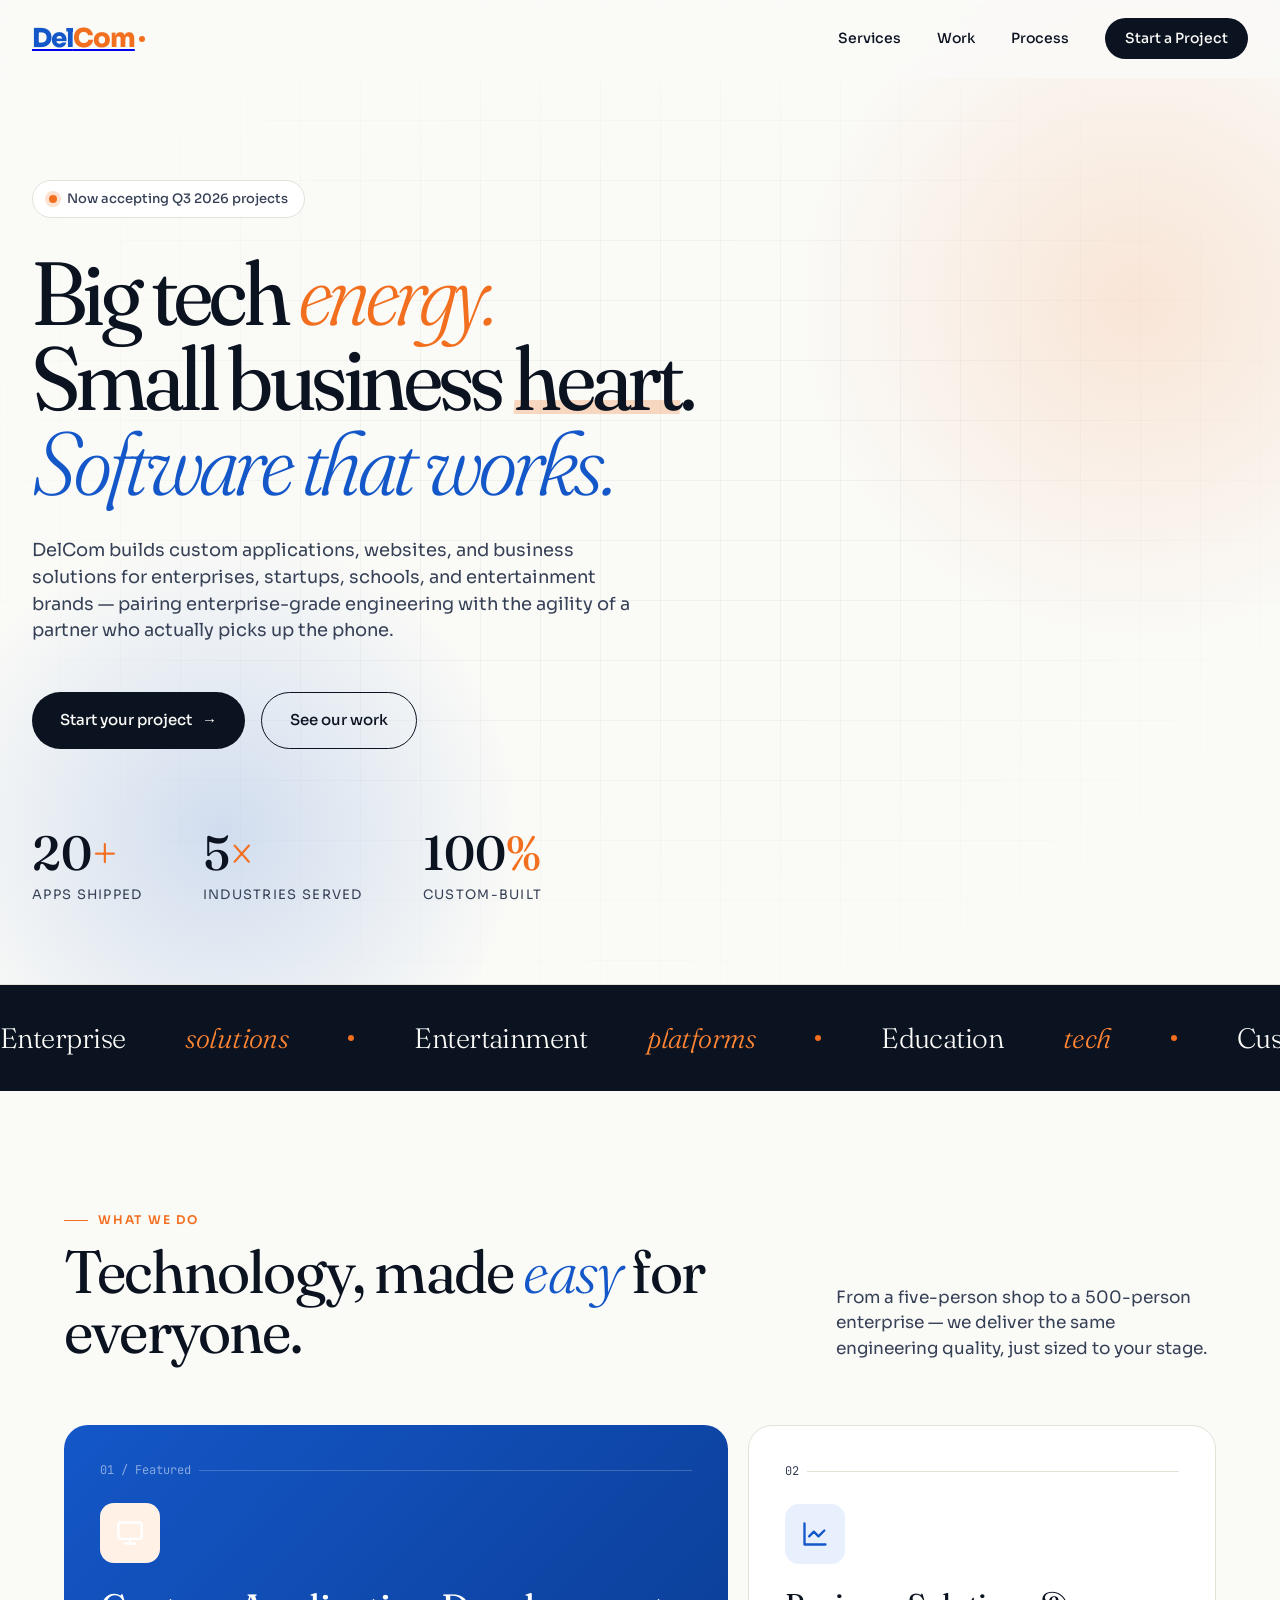
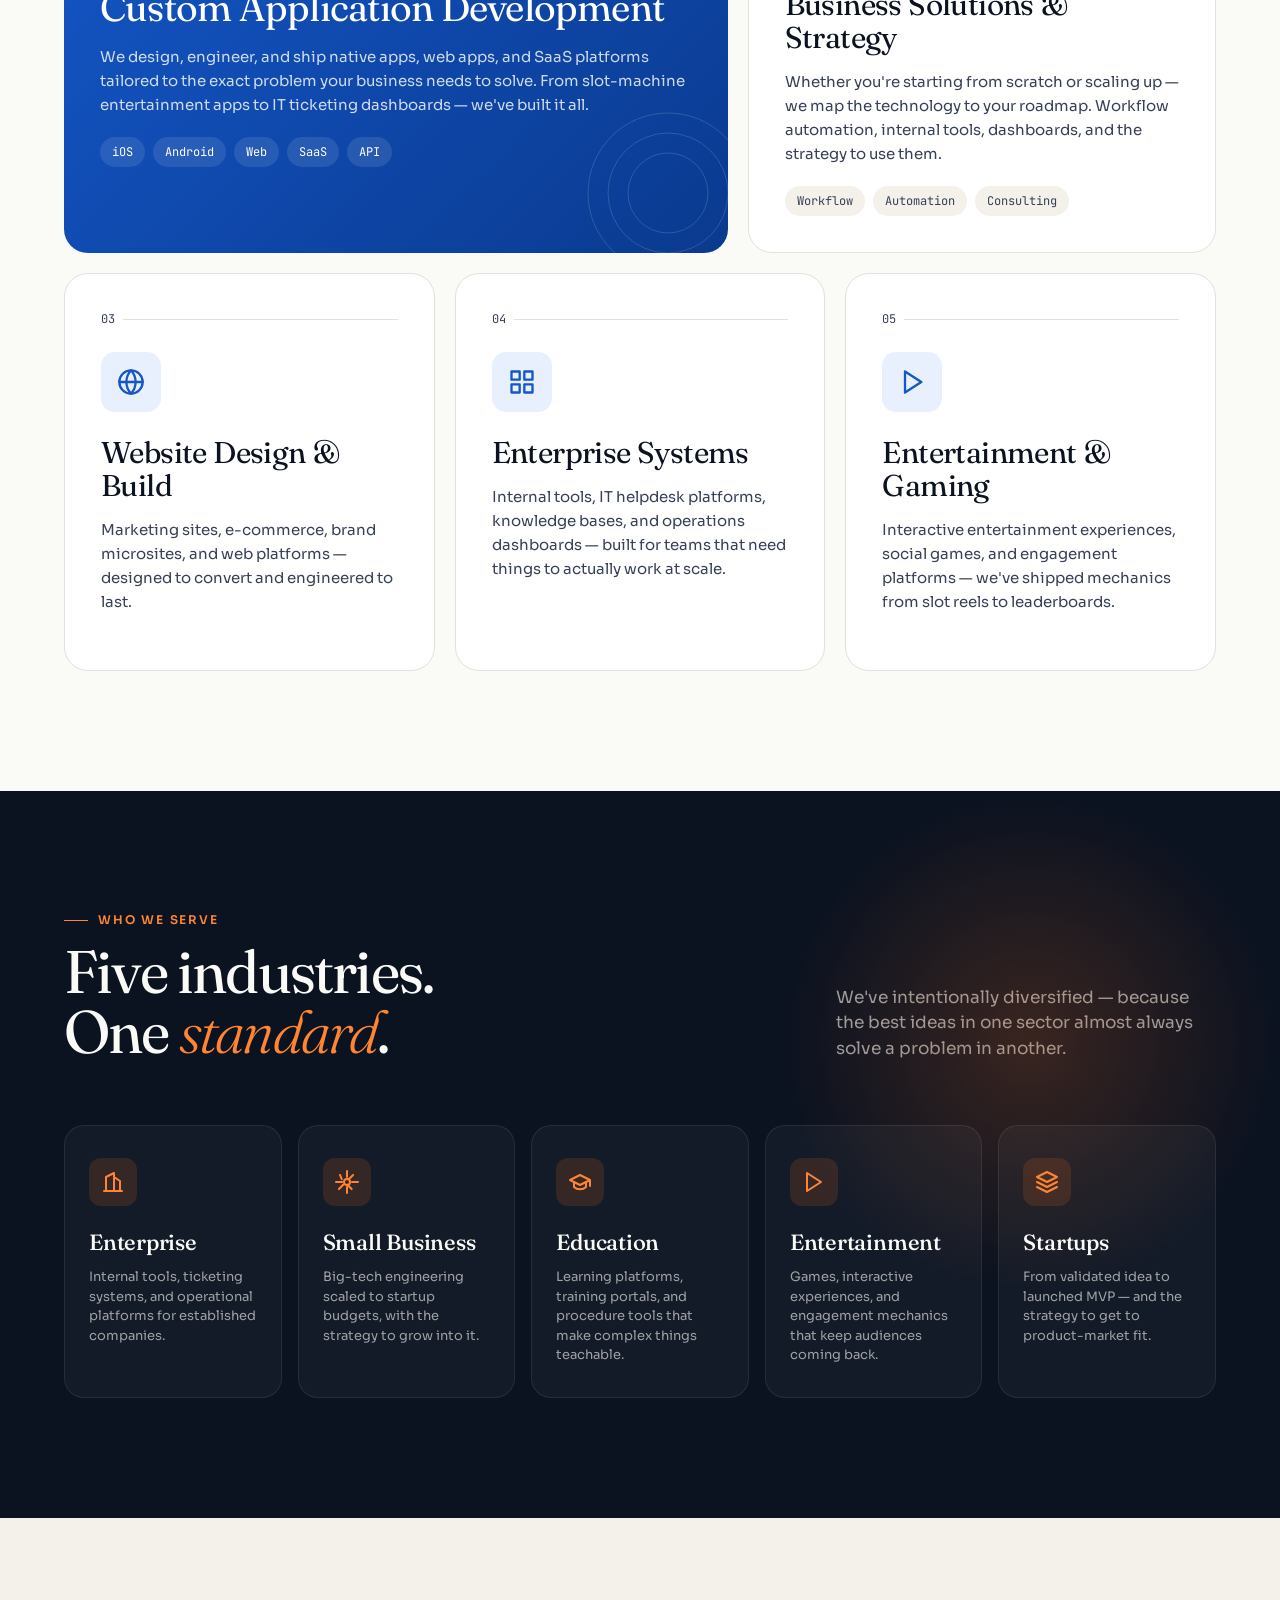
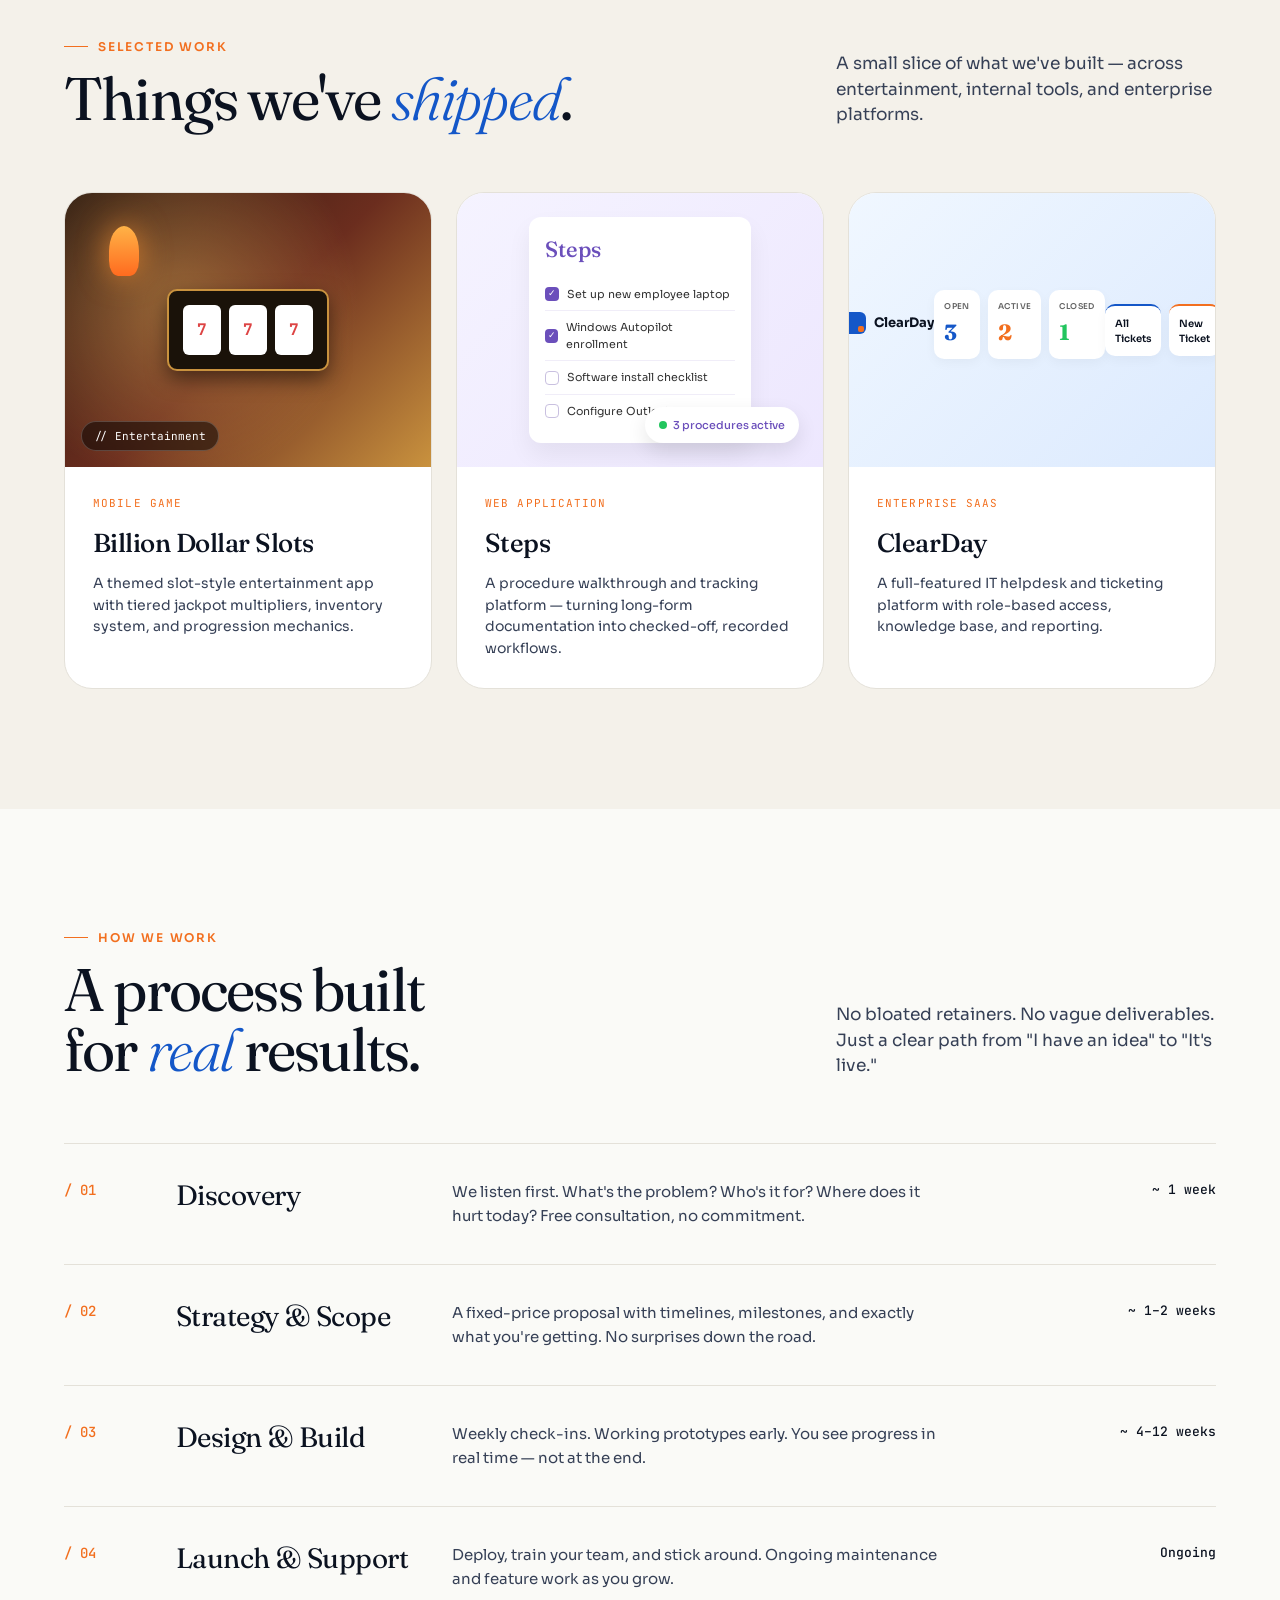
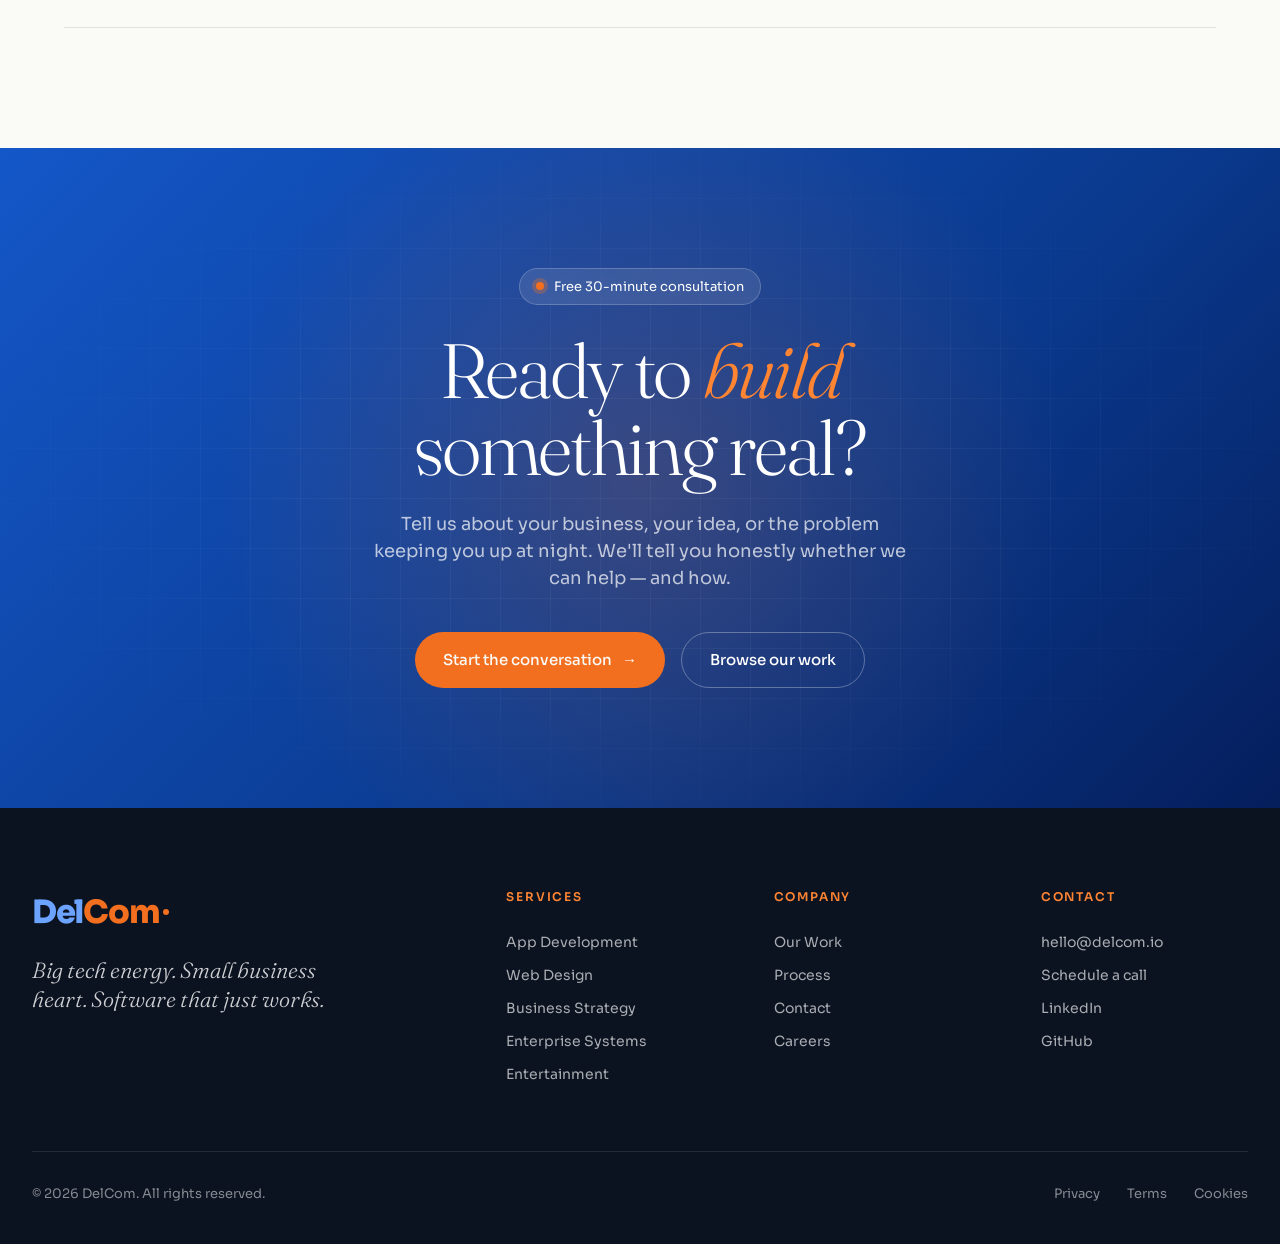
<file: delcom.html>
<!DOCTYPE html>
<html lang="en">
<head>
<meta charset="UTF-8" />
<meta name="viewport" content="width=device-width, initial-scale=1.0" />
<title>DelCom — Big Tech Energy for Every Business</title>
<link rel="preconnect" href="https://fonts.googleapis.com">
<link rel="preconnect" href="https://fonts.gstatic.com" crossorigin>
<link href="https://fonts.googleapis.com/css2?family=Sora:wght@300;400;500;600;700;800&family=Fraunces:opsz,wght,SOFT@9..144,300..900,0..100&family=JetBrains+Mono:wght@400;500&display=swap" rel="stylesheet">
<style>
:root {
  --blue: #1457C8;
  --blue-deep: #0A3A8F;
  --blue-bright: #2E7BE6;
  --blue-soft: #E8F0FE;
  --orange: #F26F1F;
  --orange-bright: #FF8533;
  --orange-soft: #FFF1E6;
  --ink: #0B1220;
  --ink-soft: #364056;
  --paper: #FAFAF7;
  --paper-warm: #F4F1EA;
  --line: #E4E1D9;
}

* { box-sizing: border-box; margin: 0; padding: 0; }

html { scroll-behavior: smooth; }

body {
  font-family: 'Sora', sans-serif;
  background: var(--paper);
  color: var(--ink);
  line-height: 1.5;
  overflow-x: hidden;
  -webkit-font-smoothing: antialiased;
}

.container { max-width: 1280px; margin: 0 auto; padding: 0 32px; }

/* ============ NAV ============ */
nav {
  position: fixed; top: 0; left: 0; right: 0;
  z-index: 100;
  padding: 18px 32px;
  background: rgba(250, 250, 247, 0.85);
  backdrop-filter: blur(20px);
  -webkit-backdrop-filter: blur(20px);
  border-bottom: 1px solid transparent;
  transition: border-color 0.3s;
}
nav.scrolled { border-bottom-color: var(--line); }

.nav-inner { max-width: 1280px; margin: 0 auto; display: flex; align-items: center; justify-content: space-between; }

.logo {
  font-family: 'Sora', sans-serif;
  font-weight: 800;
  font-size: 26px;
  letter-spacing: -0.04em;
  display: flex; align-items: center;
}
.logo .del { color: var(--blue); }
.logo .com { color: var(--orange); }
.logo .dot {
  width: 6px; height: 6px;
  background: var(--orange);
  border-radius: 50%;
  margin-left: 4px;
  display: inline-block;
  animation: pulse 2s ease-in-out infinite;
}
@keyframes pulse {
  0%, 100% { transform: scale(1); opacity: 1; }
  50% { transform: scale(1.4); opacity: 0.6; }
}

.nav-links { display: flex; gap: 36px; align-items: center; }
.nav-links a {
  color: var(--ink);
  text-decoration: none;
  font-size: 14px;
  font-weight: 500;
  transition: color 0.2s;
  position: relative;
}
.nav-links a::after {
  content: '';
  position: absolute;
  bottom: -4px; left: 0;
  width: 0; height: 2px;
  background: var(--orange);
  transition: width 0.3s;
}
.nav-links a:hover { color: var(--blue); }
.nav-links a:hover::after { width: 100%; }

.nav-cta {
  background: var(--ink);
  color: var(--paper) !important;
  padding: 10px 20px;
  border-radius: 100px;
  font-weight: 500;
}
.nav-cta::after { display: none !important; }
.nav-cta:hover { background: var(--blue) !important; transform: translateY(-1px); }

/* ============ HERO ============ */
.hero {
  padding: 180px 32px 80px;
  position: relative;
  overflow: hidden;
}

.hero-bg {
  position: absolute;
  inset: 0;
  z-index: 0;
  pointer-events: none;
}
.hero-bg::before {
  content: '';
  position: absolute;
  top: -10%; right: -20%;
  width: 800px; height: 800px;
  background: radial-gradient(circle, rgba(242, 111, 31, 0.15) 0%, transparent 60%);
  border-radius: 50%;
  animation: floatA 20s ease-in-out infinite;
}
.hero-bg::after {
  content: '';
  position: absolute;
  bottom: -20%; left: -10%;
  width: 700px; height: 700px;
  background: radial-gradient(circle, rgba(20, 87, 200, 0.18) 0%, transparent 60%);
  border-radius: 50%;
  animation: floatB 24s ease-in-out infinite;
}
@keyframes floatA {
  0%, 100% { transform: translate(0, 0) scale(1); }
  50% { transform: translate(-40px, 40px) scale(1.1); }
}
@keyframes floatB {
  0%, 100% { transform: translate(0, 0) scale(1); }
  50% { transform: translate(40px, -30px) scale(1.15); }
}

.hero-grid {
  position: absolute;
  inset: 0;
  background-image:
    linear-gradient(rgba(11, 18, 32, 0.04) 1px, transparent 1px),
    linear-gradient(90deg, rgba(11, 18, 32, 0.04) 1px, transparent 1px);
  background-size: 60px 60px;
  mask-image: radial-gradient(ellipse at center, black 30%, transparent 80%);
  -webkit-mask-image: radial-gradient(ellipse at center, black 30%, transparent 80%);
  z-index: 0;
}

.hero-content {
  position: relative;
  z-index: 1;
  max-width: 1280px;
  margin: 0 auto;
}

.hero-eyebrow {
  display: inline-flex;
  align-items: center;
  gap: 10px;
  padding: 8px 16px;
  background: white;
  border: 1px solid var(--line);
  border-radius: 100px;
  font-size: 13px;
  font-weight: 500;
  color: var(--ink-soft);
  margin-bottom: 32px;
  animation: fadeUp 0.8s ease-out;
}
.hero-eyebrow .dot-orange {
  width: 8px; height: 8px;
  background: var(--orange);
  border-radius: 50%;
  box-shadow: 0 0 0 4px rgba(242, 111, 31, 0.2);
}

h1.hero-title {
  font-family: 'Fraunces', serif;
  font-weight: 400;
  font-size: clamp(48px, 7vw, 96px);
  line-height: 0.95;
  letter-spacing: -0.04em;
  color: var(--ink);
  margin-bottom: 32px;
  animation: fadeUp 0.8s ease-out 0.1s both;
  font-variation-settings: "SOFT" 50;
}
h1.hero-title .accent-blue {
  color: var(--blue);
  font-style: italic;
  font-weight: 300;
}
h1.hero-title .accent-orange {
  color: var(--orange);
  font-style: italic;
  font-weight: 300;
}
h1.hero-title .underline {
  position: relative;
  display: inline-block;
}
h1.hero-title .underline::after {
  content: '';
  position: absolute;
  left: 0; right: 0;
  bottom: 6px;
  height: 14px;
  background: var(--orange);
  opacity: 0.25;
  z-index: -1;
  transform: skew(-4deg);
}

.hero-sub {
  font-size: clamp(17px, 1.4vw, 21px);
  max-width: 620px;
  color: var(--ink-soft);
  margin-bottom: 48px;
  animation: fadeUp 0.8s ease-out 0.2s both;
}

.hero-ctas { display: flex; gap: 16px; flex-wrap: wrap; animation: fadeUp 0.8s ease-out 0.3s both; }

.btn {
  padding: 16px 28px;
  border-radius: 100px;
  font-family: 'Sora', sans-serif;
  font-weight: 500;
  font-size: 15px;
  text-decoration: none;
  display: inline-flex;
  align-items: center;
  gap: 10px;
  cursor: pointer;
  border: none;
  transition: all 0.3s cubic-bezier(0.34, 1.56, 0.64, 1);
}

.btn-primary {
  background: var(--ink);
  color: var(--paper);
}
.btn-primary:hover {
  background: var(--blue);
  transform: translateY(-2px);
  box-shadow: 0 12px 30px rgba(20, 87, 200, 0.35);
}
.btn-primary .arrow { transition: transform 0.3s; }
.btn-primary:hover .arrow { transform: translateX(4px); }

.btn-secondary {
  background: transparent;
  color: var(--ink);
  border: 1.5px solid var(--ink);
}
.btn-secondary:hover {
  background: var(--ink);
  color: var(--paper);
}

.hero-meta {
  margin-top: 80px;
  display: flex;
  gap: 60px;
  flex-wrap: wrap;
  animation: fadeUp 0.8s ease-out 0.4s both;
}
.hero-meta-item .num {
  font-family: 'Fraunces', serif;
  font-size: 48px;
  font-weight: 500;
  color: var(--ink);
  display: block;
  line-height: 1;
}
.hero-meta-item .num .accent { color: var(--orange); }
.hero-meta-item .lbl {
  font-size: 13px;
  text-transform: uppercase;
  letter-spacing: 0.1em;
  color: var(--ink-soft);
  margin-top: 8px;
  display: block;
}

@keyframes fadeUp {
  from { opacity: 0; transform: translateY(30px); }
  to { opacity: 1; transform: translateY(0); }
}

/* ============ MARQUEE ============ */
.marquee {
  padding: 32px 0;
  background: var(--ink);
  color: var(--paper);
  overflow: hidden;
  border-top: 1px solid var(--line);
  position: relative;
}
.marquee-track {
  display: flex;
  gap: 60px;
  animation: scroll 30s linear infinite;
  width: max-content;
  align-items: center;
}
.marquee-item {
  font-family: 'Fraunces', serif;
  font-size: 28px;
  font-weight: 300;
  letter-spacing: -0.02em;
  display: flex; align-items: center; gap: 60px;
  white-space: nowrap;
}
.marquee-item .dot {
  width: 6px; height: 6px;
  background: var(--orange);
  border-radius: 50%;
}
.marquee-item .em { font-style: italic; color: var(--orange-bright); }
@keyframes scroll {
  from { transform: translateX(0); }
  to { transform: translateX(-50%); }
}

/* ============ SERVICES ============ */
.services {
  padding: 120px 32px;
  position: relative;
}

.section-header {
  display: flex;
  justify-content: space-between;
  align-items: flex-end;
  margin-bottom: 64px;
  gap: 40px;
  flex-wrap: wrap;
}
.section-tag {
  font-size: 12px;
  text-transform: uppercase;
  letter-spacing: 0.15em;
  color: var(--orange);
  font-weight: 600;
  margin-bottom: 12px;
  display: flex;
  align-items: center;
  gap: 10px;
}
.section-tag::before {
  content: '';
  width: 24px; height: 1px;
  background: var(--orange);
}
.section-title {
  font-family: 'Fraunces', serif;
  font-size: clamp(36px, 5vw, 60px);
  font-weight: 400;
  letter-spacing: -0.03em;
  line-height: 1;
  max-width: 700px;
}
.section-title em {
  font-style: italic;
  font-weight: 300;
  color: var(--blue);
}
.section-desc {
  font-size: 17px;
  color: var(--ink-soft);
  max-width: 380px;
}

.services-grid {
  display: grid;
  grid-template-columns: repeat(12, 1fr);
  gap: 20px;
}

.service-card {
  background: white;
  border: 1px solid var(--line);
  border-radius: 24px;
  padding: 36px;
  position: relative;
  overflow: hidden;
  transition: all 0.4s cubic-bezier(0.4, 0, 0.2, 1);
  cursor: pointer;
}
.service-card::before {
  content: '';
  position: absolute;
  top: 0; left: 0;
  width: 100%; height: 3px;
  background: var(--orange);
  transform: scaleX(0);
  transform-origin: left;
  transition: transform 0.5s cubic-bezier(0.4, 0, 0.2, 1);
}
.service-card:hover {
  transform: translateY(-6px);
  box-shadow: 0 24px 50px -20px rgba(11, 18, 32, 0.15);
  border-color: transparent;
}
.service-card:hover::before { transform: scaleX(1); }

.service-card.large { grid-column: span 7; min-height: 380px; }
.service-card.small { grid-column: span 5; min-height: 380px; }
.service-card.third { grid-column: span 4; min-height: 320px; }

.service-num {
  font-family: 'JetBrains Mono', monospace;
  font-size: 12px;
  color: var(--ink-soft);
  margin-bottom: 24px;
  display: flex; align-items: center; gap: 8px;
}
.service-num::after {
  content: '';
  flex: 1;
  height: 1px;
  background: var(--line);
}

.service-icon {
  width: 60px; height: 60px;
  border-radius: 14px;
  display: flex; align-items: center; justify-content: center;
  margin-bottom: 24px;
  background: var(--blue-soft);
}
.service-card.featured .service-icon { background: var(--orange-soft); }
.service-icon svg { width: 28px; height: 28px; }

.service-title {
  font-family: 'Fraunces', serif;
  font-size: 30px;
  font-weight: 400;
  letter-spacing: -0.02em;
  line-height: 1.1;
  margin-bottom: 16px;
}
.service-card.large .service-title { font-size: 38px; }

.service-desc {
  font-size: 15px;
  color: var(--ink-soft);
  line-height: 1.6;
  margin-bottom: 20px;
}

.service-tags { display: flex; flex-wrap: wrap; gap: 8px; }
.service-tag {
  font-size: 12px;
  padding: 6px 12px;
  background: var(--paper-warm);
  border-radius: 100px;
  color: var(--ink-soft);
  font-family: 'JetBrains Mono', monospace;
}

.service-card.featured {
  background: linear-gradient(135deg, var(--blue) 0%, var(--blue-deep) 100%);
  color: white;
  border: none;
}
.service-card.featured .service-title { color: white; }
.service-card.featured .service-desc { color: rgba(255, 255, 255, 0.8); }
.service-card.featured .service-num { color: rgba(255, 255, 255, 0.5); }
.service-card.featured .service-num::after { background: rgba(255, 255, 255, 0.2); }
.service-card.featured .service-tag {
  background: rgba(255, 255, 255, 0.1);
  color: white;
}
.service-card.featured .service-bg-art {
  position: absolute;
  right: -40px; bottom: -40px;
  opacity: 0.15;
}

/* ============ WHO WE SERVE ============ */
.audience {
  padding: 120px 32px;
  background: var(--ink);
  color: var(--paper);
  position: relative;
  overflow: hidden;
}
.audience::before {
  content: '';
  position: absolute;
  top: 0; right: 0;
  width: 500px; height: 500px;
  background: radial-gradient(circle, rgba(242, 111, 31, 0.2) 0%, transparent 70%);
  border-radius: 50%;
}

.audience .section-title { color: var(--paper); }
.audience .section-title em { color: var(--orange-bright); }
.audience .section-tag { color: var(--orange-bright); }
.audience .section-tag::before { background: var(--orange-bright); }
.audience .section-desc { color: rgba(250, 250, 247, 0.6); }

.audience-grid {
  display: grid;
  grid-template-columns: repeat(5, 1fr);
  gap: 16px;
  position: relative;
  z-index: 1;
}

.audience-card {
  padding: 32px 24px;
  background: rgba(255, 255, 255, 0.04);
  border: 1px solid rgba(255, 255, 255, 0.08);
  border-radius: 20px;
  transition: all 0.4s;
  cursor: pointer;
  position: relative;
  overflow: hidden;
}
.audience-card:hover {
  background: rgba(255, 255, 255, 0.08);
  transform: translateY(-4px);
  border-color: var(--orange);
}
.audience-card::after {
  content: '';
  position: absolute;
  bottom: 0; left: 0; right: 0;
  height: 2px;
  background: linear-gradient(90deg, transparent, var(--orange), transparent);
  transform: translateX(-100%);
  transition: transform 0.6s;
}
.audience-card:hover::after { transform: translateX(0); }

.audience-icon {
  width: 48px; height: 48px;
  border-radius: 12px;
  background: rgba(242, 111, 31, 0.15);
  display: flex; align-items: center; justify-content: center;
  margin-bottom: 20px;
}
.audience-icon svg { width: 24px; height: 24px; color: var(--orange-bright); }
.audience-title {
  font-family: 'Fraunces', serif;
  font-size: 22px;
  font-weight: 500;
  margin-bottom: 8px;
  letter-spacing: -0.01em;
}
.audience-desc {
  font-size: 13px;
  color: rgba(250, 250, 247, 0.6);
  line-height: 1.5;
}

/* ============ WORK ============ */
.work {
  padding: 120px 32px;
  background: var(--paper-warm);
}

.work-grid {
  display: grid;
  grid-template-columns: 1fr 1fr 1fr;
  gap: 24px;
}

.work-card {
  background: white;
  border-radius: 28px;
  overflow: hidden;
  border: 1px solid var(--line);
  transition: all 0.5s cubic-bezier(0.4, 0, 0.2, 1);
  display: flex;
  flex-direction: column;
  text-decoration: none;
  color: inherit;
  position: relative;
}
.work-card::after {
  content: '↗';
  position: absolute;
  top: 20px; right: 20px;
  width: 40px; height: 40px;
  background: white;
  color: var(--ink);
  border-radius: 50%;
  display: flex; align-items: center; justify-content: center;
  font-size: 18px;
  font-weight: 600;
  box-shadow: 0 6px 16px rgba(0,0,0,0.1);
  opacity: 0;
  transform: translateY(-6px) scale(0.85);
  transition: all 0.4s cubic-bezier(0.4, 0, 0.2, 1);
  z-index: 2;
}
.work-card:hover::after {
  opacity: 1;
  transform: translateY(0) scale(1);
  background: var(--orange);
  color: white;
}
.work-card:hover {
  transform: translateY(-8px);
  box-shadow: 0 30px 60px -20px rgba(11, 18, 32, 0.2);
}

.work-visual {
  aspect-ratio: 4/3;
  position: relative;
  overflow: hidden;
  display: flex; align-items: center; justify-content: center;
}

/* App preview: Casino game */
.preview-casino {
  background:
    radial-gradient(circle at 30% 40%, rgba(255, 200, 100, 0.4), transparent 60%),
    linear-gradient(135deg, #2A1810 0%, #6B2D1E 50%, #C9923E 100%);
  position: relative;
}
.preview-casino .lamp {
  position: absolute;
  width: 30px; height: 50px;
  background: linear-gradient(180deg, #FFB347 0%, #FF6B1F 100%);
  border-radius: 50% 50% 30% 30%;
  box-shadow: 0 0 30px rgba(255, 150, 50, 0.7);
  top: 12%; left: 12%;
  animation: lampGlow 3s ease-in-out infinite;
}
@keyframes lampGlow {
  0%, 100% { opacity: 1; transform: scale(1); }
  50% { opacity: 0.8; transform: scale(1.05); }
}
.preview-casino .slots {
  display: flex; gap: 8px;
  background: #1A1209;
  padding: 14px;
  border-radius: 10px;
  border: 2px solid #C9923E;
  box-shadow: 0 8px 20px rgba(0, 0, 0, 0.5);
}
.preview-casino .slot {
  width: 38px; height: 50px;
  background: white;
  border-radius: 6px;
  display: flex; align-items: center; justify-content: center;
  font-family: 'JetBrains Mono', monospace;
  font-weight: 700;
  font-size: 16px;
  color: #D44;
}
.preview-casino .badge {
  position: absolute;
  bottom: 16px; left: 16px;
  background: rgba(0,0,0,0.5);
  backdrop-filter: blur(10px);
  padding: 6px 12px;
  border-radius: 100px;
  font-size: 11px;
  font-family: 'JetBrains Mono', monospace;
  color: white;
  border: 1px solid rgba(255,255,255,0.2);
}

/* App preview: Steps procedures */
.preview-steps {
  background: linear-gradient(135deg, #F5F3FF 0%, #EDE7FE 100%);
  position: relative;
  padding: 24px;
}
.preview-steps .panel {
  background: white;
  border-radius: 12px;
  padding: 16px;
  box-shadow: 0 12px 24px rgba(0,0,0,0.06);
  width: 70%;
}
.preview-steps .panel-title {
  font-family: 'Fraunces', serif;
  font-size: 22px;
  color: #6B4FBB;
  font-weight: 500;
  margin-bottom: 12px;
}
.preview-steps .list-item {
  display: flex; align-items: center; gap: 8px;
  padding: 8px 0;
  font-size: 11px;
  color: #333;
  border-bottom: 1px solid #F0EDF8;
}
.preview-steps .list-item:last-child { border-bottom: none; }
.preview-steps .check {
  width: 14px; height: 14px;
  border-radius: 4px;
  background: #6B4FBB;
  display: flex; align-items: center; justify-content: center;
  color: white;
  font-size: 9px;
}
.preview-steps .check.empty { background: white; border: 1.5px solid #C9C0E0; }
.preview-steps .floating {
  position: absolute;
  bottom: 24px; right: 24px;
  background: white;
  padding: 10px 14px;
  border-radius: 100px;
  box-shadow: 0 8px 20px rgba(0,0,0,0.1);
  font-size: 11px;
  font-weight: 500;
  color: #6B4FBB;
  display: flex; align-items: center; gap: 6px;
}
.preview-steps .floating .dot {
  width: 8px; height: 8px;
  background: #22C55E;
  border-radius: 50%;
}

/* App preview: ClearDay dashboard */
.preview-clearday {
  background: linear-gradient(135deg, #F0F7FF 0%, #DCEAFE 100%);
  padding: 24px;
  position: relative;
}
.preview-clearday .header-row {
  display: flex; align-items: center; gap: 8px;
  margin-bottom: 14px;
}
.preview-clearday .logo-box {
  width: 22px; height: 22px;
  background: var(--blue);
  border-radius: 6px;
  position: relative;
}
.preview-clearday .logo-box::after {
  content: '';
  position: absolute;
  bottom: 2px; right: 2px;
  width: 6px; height: 6px;
  background: var(--orange);
  border-radius: 2px;
}
.preview-clearday .brand {
  font-weight: 700; font-size: 13px; color: var(--ink);
}
.preview-clearday .stats {
  display: grid;
  grid-template-columns: repeat(3, 1fr);
  gap: 8px;
  margin-bottom: 12px;
}
.preview-clearday .stat {
  background: white;
  border-radius: 10px;
  padding: 10px;
  box-shadow: 0 4px 12px rgba(0,0,0,0.04);
}
.preview-clearday .stat-label {
  font-size: 8px;
  text-transform: uppercase;
  letter-spacing: 0.05em;
  color: #666;
  font-weight: 600;
  margin-bottom: 4px;
}
.preview-clearday .stat-num {
  font-size: 22px;
  font-weight: 700;
  font-family: 'Fraunces', serif;
}
.preview-clearday .stat:nth-child(1) .stat-num { color: var(--blue); }
.preview-clearday .stat:nth-child(2) .stat-num { color: var(--orange); }
.preview-clearday .stat:nth-child(3) .stat-num { color: #22C55E; }
.preview-clearday .cards {
  display: grid; grid-template-columns: 1fr 1fr;
  gap: 8px;
}
.preview-clearday .mini-card {
  background: white;
  border-radius: 10px;
  padding: 10px;
  border-top: 2px solid var(--blue);
  font-size: 10px;
  font-weight: 600;
  box-shadow: 0 4px 12px rgba(0,0,0,0.04);
}
.preview-clearday .mini-card:nth-child(2) { border-color: var(--orange); }

.work-meta {
  padding: 28px;
}
.work-type {
  font-size: 11px;
  font-family: 'JetBrains Mono', monospace;
  color: var(--orange);
  text-transform: uppercase;
  letter-spacing: 0.1em;
  margin-bottom: 12px;
}
.work-title {
  font-family: 'Fraunces', serif;
  font-size: 26px;
  font-weight: 500;
  letter-spacing: -0.02em;
  margin-bottom: 10px;
}
.work-desc {
  font-size: 14px;
  color: var(--ink-soft);
  line-height: 1.55;
}

/* ============ PROCESS ============ */
.process {
  padding: 120px 32px;
}

.process-list {
  display: flex;
  flex-direction: column;
  gap: 0;
  margin-top: 64px;
  border-top: 1px solid var(--line);
}

.process-row {
  display: grid;
  grid-template-columns: 80px 1fr 2fr 1fr;
  padding: 36px 0;
  border-bottom: 1px solid var(--line);
  align-items: start;
  gap: 32px;
  transition: padding 0.4s;
  cursor: default;
  position: relative;
}
.process-row::before {
  content: '';
  position: absolute;
  left: 0; right: 0; top: 0;
  height: 100%;
  background: var(--orange-soft);
  z-index: -1;
  transform: scaleY(0);
  transform-origin: top;
  transition: transform 0.4s;
}
.process-row:hover { padding-left: 24px; padding-right: 24px; }
.process-row:hover::before { transform: scaleY(1); }

.process-num {
  font-family: 'JetBrains Mono', monospace;
  font-size: 14px;
  color: var(--orange);
  font-weight: 500;
}
.process-name {
  font-family: 'Fraunces', serif;
  font-size: 28px;
  font-weight: 400;
  letter-spacing: -0.02em;
  line-height: 1.1;
}
.process-detail {
  font-size: 15px;
  color: var(--ink-soft);
  line-height: 1.6;
}
.process-time {
  font-size: 13px;
  color: var(--ink);
  font-weight: 500;
  text-align: right;
  font-family: 'JetBrains Mono', monospace;
}

/* ============ CTA ============ */
.cta-section {
  padding: 120px 32px;
  background: linear-gradient(135deg, var(--blue) 0%, var(--blue-deep) 60%, #051E5C 100%);
  color: white;
  text-align: center;
  position: relative;
  overflow: hidden;
}
.cta-section::before {
  content: '';
  position: absolute;
  top: 50%; left: 50%;
  width: 1000px; height: 1000px;
  background: radial-gradient(circle, rgba(242, 111, 31, 0.2) 0%, transparent 60%);
  border-radius: 50%;
  transform: translate(-50%, -50%);
}
.cta-section::after {
  content: '';
  position: absolute;
  inset: 0;
  background-image:
    linear-gradient(rgba(255,255,255,0.04) 1px, transparent 1px),
    linear-gradient(90deg, rgba(255,255,255,0.04) 1px, transparent 1px);
  background-size: 50px 50px;
  mask-image: radial-gradient(ellipse at center, black 40%, transparent 80%);
  -webkit-mask-image: radial-gradient(ellipse at center, black 40%, transparent 80%);
}
.cta-content { position: relative; z-index: 1; max-width: 800px; margin: 0 auto; }

.cta-eyebrow {
  display: inline-flex;
  align-items: center;
  gap: 10px;
  padding: 8px 16px;
  background: rgba(255,255,255,0.1);
  border: 1px solid rgba(255,255,255,0.2);
  border-radius: 100px;
  font-size: 13px;
  margin-bottom: 28px;
  backdrop-filter: blur(10px);
}
.cta-eyebrow .dot {
  width: 8px; height: 8px;
  background: var(--orange);
  border-radius: 50%;
  box-shadow: 0 0 0 4px rgba(242, 111, 31, 0.3);
}

.cta-title {
  font-family: 'Fraunces', serif;
  font-size: clamp(40px, 6vw, 80px);
  font-weight: 300;
  letter-spacing: -0.03em;
  line-height: 1;
  margin-bottom: 24px;
}
.cta-title em {
  font-style: italic;
  color: var(--orange-bright);
}
.cta-desc {
  font-size: 18px;
  color: rgba(255,255,255,0.7);
  margin-bottom: 40px;
  max-width: 540px;
  margin-left: auto; margin-right: auto;
}
.cta-buttons { display: flex; gap: 16px; justify-content: center; flex-wrap: wrap; }
.cta-buttons .btn-primary { background: var(--orange); }
.cta-buttons .btn-primary:hover { background: var(--orange-bright); box-shadow: 0 12px 30px rgba(242, 111, 31, 0.5); }
.cta-buttons .btn-secondary { color: white; border-color: rgba(255,255,255,0.3); }
.cta-buttons .btn-secondary:hover { background: white; color: var(--ink); }

/* ============ FOOTER ============ */
footer {
  background: var(--ink);
  color: var(--paper);
  padding: 80px 32px 40px;
}
.footer-inner { max-width: 1280px; margin: 0 auto; }
.footer-top {
  display: grid;
  grid-template-columns: 2fr 1fr 1fr 1fr;
  gap: 60px;
  padding-bottom: 60px;
  border-bottom: 1px solid rgba(255,255,255,0.1);
}
.footer-brand-block .logo { font-size: 32px; margin-bottom: 20px; }
.footer-brand-block .logo .del { color: #6BA3FF; }
.footer-tagline {
  font-family: 'Fraunces', serif;
  font-size: 22px;
  font-style: italic;
  font-weight: 300;
  line-height: 1.3;
  max-width: 320px;
  color: rgba(255,255,255,0.8);
  margin-bottom: 24px;
}
.footer-col h4 {
  font-size: 12px;
  text-transform: uppercase;
  letter-spacing: 0.15em;
  color: var(--orange-bright);
  margin-bottom: 20px;
  font-weight: 600;
}
.footer-col a {
  display: block;
  color: rgba(255,255,255,0.65);
  text-decoration: none;
  font-size: 14px;
  padding: 6px 0;
  transition: color 0.2s;
}
.footer-col a:hover { color: white; }
.footer-bottom {
  padding-top: 32px;
  display: flex;
  justify-content: space-between;
  align-items: center;
  flex-wrap: wrap;
  gap: 16px;
  font-size: 13px;
  color: rgba(255,255,255,0.5);
}
.footer-bottom .legal a { color: rgba(255,255,255,0.5); text-decoration: none; margin-left: 24px; }
.footer-bottom .legal a:hover { color: white; }

/* ============ RESPONSIVE ============ */
@media (max-width: 1024px) {
  .services-grid > * { grid-column: span 12 !important; }
  .audience-grid { grid-template-columns: repeat(2, 1fr); }
  .work-grid { grid-template-columns: 1fr; }
  .footer-top { grid-template-columns: 1fr 1fr; }
  .process-row { grid-template-columns: 50px 1fr; }
  .process-detail, .process-time { grid-column: 2; }
  .process-time { text-align: left; }
}
@media (max-width: 640px) {
  .nav-links { display: none; }
  .nav-links .nav-cta { display: inline-flex; }
  .nav-links { display: flex; gap: 0; }
  .nav-links a:not(.nav-cta) { display: none; }
  .hero { padding-top: 130px; }
  .hero-meta { gap: 32px; }
  .hero-meta-item .num { font-size: 36px; }
  .section-header { flex-direction: column; align-items: flex-start; }
  .audience-grid { grid-template-columns: 1fr; }
  .footer-top { grid-template-columns: 1fr; gap: 32px; padding-bottom: 32px; }
  .footer-bottom { flex-direction: column; align-items: flex-start; }
  .footer-bottom .legal a { margin-left: 0; margin-right: 16px; }
  .container { padding: 0 20px; }
  .services, .work, .process, .audience, .cta-section { padding: 80px 20px; }
}
</style>
</head>
<body>

<!-- NAVIGATION -->
<nav id="nav">
  <div class="nav-inner">
    <a href="#" class="logo">
      <span class="del">Del</span><span class="com">Com</span><span class="dot"></span>
    </a>
    <div class="nav-links">
      <a href="#services">Services</a>
      <a href="#work">Work</a>
      <a href="#process">Process</a>
      <a href="#contact" class="nav-cta">Start a Project</a>
    </div>
  </div>
</nav>

<!-- HERO -->
<section class="hero">
  <div class="hero-bg"></div>
  <div class="hero-grid"></div>
  <div class="hero-content">
    <div class="hero-eyebrow">
      <span class="dot-orange"></span>
      <span>Now accepting Q3 2026 projects</span>
    </div>
    <h1 class="hero-title">
      Big tech <span class="accent-orange">energy.</span><br>
      Small business <span class="underline">heart</span>.<br>
      <span class="accent-blue">Software that works.</span>
    </h1>
    <p class="hero-sub">
      DelCom builds custom applications, websites, and business solutions for enterprises, startups, schools, and entertainment brands — pairing enterprise-grade engineering with the agility of a partner who actually picks up the phone.
    </p>
    <div class="hero-ctas">
      <a href="#contact" class="btn btn-primary">
        Start your project
        <span class="arrow">→</span>
      </a>
      <a href="#work" class="btn btn-secondary">See our work</a>
    </div>
    <div class="hero-meta">
      <div class="hero-meta-item">
        <span class="num">20<span class="accent">+</span></span>
        <span class="lbl">Apps shipped</span>
      </div>
      <div class="hero-meta-item">
        <span class="num">5<span class="accent">×</span></span>
        <span class="lbl">Industries served</span>
      </div>
      <div class="hero-meta-item">
        <span class="num">100<span class="accent">%</span></span>
        <span class="lbl">Custom-built</span>
      </div>
    </div>
  </div>
</section>

<!-- MARQUEE -->
<div class="marquee">
  <div class="marquee-track">
    <span class="marquee-item">Enterprise <span class="em">solutions</span><span class="dot"></span></span>
    <span class="marquee-item">Entertainment <span class="em">platforms</span><span class="dot"></span></span>
    <span class="marquee-item">Education <span class="em">tech</span><span class="dot"></span></span>
    <span class="marquee-item">Custom <span class="em">software</span><span class="dot"></span></span>
    <span class="marquee-item">Small business <span class="em">strategy</span><span class="dot"></span></span>
    <span class="marquee-item">Mobile <span class="em">apps</span><span class="dot"></span></span>
    <span class="marquee-item">Web <span class="em">platforms</span><span class="dot"></span></span>
    <!-- duplicate for seamless scroll -->
    <span class="marquee-item">Enterprise <span class="em">solutions</span><span class="dot"></span></span>
    <span class="marquee-item">Entertainment <span class="em">platforms</span><span class="dot"></span></span>
    <span class="marquee-item">Education <span class="em">tech</span><span class="dot"></span></span>
    <span class="marquee-item">Custom <span class="em">software</span><span class="dot"></span></span>
    <span class="marquee-item">Small business <span class="em">strategy</span><span class="dot"></span></span>
    <span class="marquee-item">Mobile <span class="em">apps</span><span class="dot"></span></span>
    <span class="marquee-item">Web <span class="em">platforms</span><span class="dot"></span></span>
  </div>
</div>

<!-- SERVICES -->
<section class="services" id="services">
  <div class="container">
    <div class="section-header">
      <div>
        <div class="section-tag">What we do</div>
        <h2 class="section-title">Technology, made <em>easy</em> for everyone.</h2>
      </div>
      <p class="section-desc">
        From a five-person shop to a 500-person enterprise — we deliver the same engineering quality, just sized to your stage.
      </p>
    </div>

    <div class="services-grid">

      <!-- Featured: Custom App Development -->
      <div class="service-card large featured">
        <div class="service-num">01 / Featured</div>
        <div class="service-icon">
          <svg viewBox="0 0 24 24" fill="none" stroke="white" stroke-width="2" stroke-linecap="round" stroke-linejoin="round"><rect x="2" y="3" width="20" height="14" rx="2"/><line x1="8" y1="21" x2="16" y2="21"/><line x1="12" y1="17" x2="12" y2="21"/></svg>
        </div>
        <h3 class="service-title">Custom Application Development</h3>
        <p class="service-desc">
          We design, engineer, and ship native apps, web apps, and SaaS platforms tailored to the exact problem your business needs to solve. From slot-machine entertainment apps to IT ticketing dashboards — we've built it all.
        </p>
        <div class="service-tags">
          <span class="service-tag">iOS</span>
          <span class="service-tag">Android</span>
          <span class="service-tag">Web</span>
          <span class="service-tag">SaaS</span>
          <span class="service-tag">API</span>
        </div>
        <svg class="service-bg-art" width="200" height="200" viewBox="0 0 200 200" fill="none">
          <circle cx="100" cy="100" r="80" stroke="white" stroke-width="1"/>
          <circle cx="100" cy="100" r="60" stroke="white" stroke-width="1"/>
          <circle cx="100" cy="100" r="40" stroke="white" stroke-width="1"/>
        </svg>
      </div>

      <!-- Business Solutions -->
      <div class="service-card small">
        <div class="service-num">02</div>
        <div class="service-icon">
          <svg viewBox="0 0 24 24" fill="none" stroke="#1457C8" stroke-width="2" stroke-linecap="round" stroke-linejoin="round"><path d="M3 3v18h18"/><path d="M7 14l4-4 4 4 5-5"/></svg>
        </div>
        <h3 class="service-title">Business Solutions &amp; Strategy</h3>
        <p class="service-desc">
          Whether you're starting from scratch or scaling up — we map the technology to your roadmap. Workflow automation, internal tools, dashboards, and the strategy to use them.
        </p>
        <div class="service-tags">
          <span class="service-tag">Workflow</span>
          <span class="service-tag">Automation</span>
          <span class="service-tag">Consulting</span>
        </div>
      </div>

      <!-- Web -->
      <div class="service-card third">
        <div class="service-num">03</div>
        <div class="service-icon">
          <svg viewBox="0 0 24 24" fill="none" stroke="#1457C8" stroke-width="2" stroke-linecap="round" stroke-linejoin="round"><circle cx="12" cy="12" r="10"/><line x1="2" y1="12" x2="22" y2="12"/><path d="M12 2a15.3 15.3 0 0 1 4 10 15.3 15.3 0 0 1-4 10 15.3 15.3 0 0 1-4-10 15.3 15.3 0 0 1 4-10z"/></svg>
        </div>
        <h3 class="service-title">Website Design &amp; Build</h3>
        <p class="service-desc">
          Marketing sites, e-commerce, brand microsites, and web platforms — designed to convert and engineered to last.
        </p>
      </div>

      <!-- Enterprise -->
      <div class="service-card third">
        <div class="service-num">04</div>
        <div class="service-icon">
          <svg viewBox="0 0 24 24" fill="none" stroke="#1457C8" stroke-width="2" stroke-linecap="round" stroke-linejoin="round"><rect x="3" y="3" width="7" height="7"/><rect x="14" y="3" width="7" height="7"/><rect x="14" y="14" width="7" height="7"/><rect x="3" y="14" width="7" height="7"/></svg>
        </div>
        <h3 class="service-title">Enterprise Systems</h3>
        <p class="service-desc">
          Internal tools, IT helpdesk platforms, knowledge bases, and operations dashboards — built for teams that need things to actually work at scale.
        </p>
      </div>

      <!-- Entertainment -->
      <div class="service-card third">
        <div class="service-num">05</div>
        <div class="service-icon">
          <svg viewBox="0 0 24 24" fill="none" stroke="#1457C8" stroke-width="2" stroke-linecap="round" stroke-linejoin="round"><polygon points="6 3 20 12 6 21 6 3"/></svg>
        </div>
        <h3 class="service-title">Entertainment &amp; Gaming</h3>
        <p class="service-desc">
          Interactive entertainment experiences, social games, and engagement platforms — we've shipped mechanics from slot reels to leaderboards.
        </p>
      </div>

    </div>
  </div>
</section>

<!-- WHO WE SERVE -->
<section class="audience">
  <div class="container">
    <div class="section-header">
      <div>
        <div class="section-tag">Who we serve</div>
        <h2 class="section-title">Five industries.<br>One <em>standard</em>.</h2>
      </div>
      <p class="section-desc">
        We've intentionally diversified — because the best ideas in one sector almost always solve a problem in another.
      </p>
    </div>

    <div class="audience-grid">
      <div class="audience-card">
        <div class="audience-icon">
          <svg viewBox="0 0 24 24" fill="none" stroke="currentColor" stroke-width="2" stroke-linecap="round" stroke-linejoin="round"><path d="M3 21h18M5 21V7l8-4v18M19 21V11l-6-4"/></svg>
        </div>
        <h3 class="audience-title">Enterprise</h3>
        <p class="audience-desc">Internal tools, ticketing systems, and operational platforms for established companies.</p>
      </div>

      <div class="audience-card">
        <div class="audience-icon">
          <svg viewBox="0 0 24 24" fill="none" stroke="currentColor" stroke-width="2" stroke-linecap="round" stroke-linejoin="round"><circle cx="12" cy="12" r="3"/><path d="M12 1v6m0 10v6m11-11h-6m-10 0H1m17.07-7.07l-4.24 4.24m-5.66 5.66l-4.24 4.24m12.73 0l-4.24-4.24m-5.66-5.66L4.93 4.93"/></svg>
        </div>
        <h3 class="audience-title">Small Business</h3>
        <p class="audience-desc">Big-tech engineering scaled to startup budgets, with the strategy to grow into it.</p>
      </div>

      <div class="audience-card">
        <div class="audience-icon">
          <svg viewBox="0 0 24 24" fill="none" stroke="currentColor" stroke-width="2" stroke-linecap="round" stroke-linejoin="round"><path d="M22 10v6M2 10l10-5 10 5-10 5z"/><path d="M6 12v5c3 3 9 3 12 0v-5"/></svg>
        </div>
        <h3 class="audience-title">Education</h3>
        <p class="audience-desc">Learning platforms, training portals, and procedure tools that make complex things teachable.</p>
      </div>

      <div class="audience-card">
        <div class="audience-icon">
          <svg viewBox="0 0 24 24" fill="none" stroke="currentColor" stroke-width="2" stroke-linecap="round" stroke-linejoin="round"><polygon points="5 3 19 12 5 21 5 3"/></svg>
        </div>
        <h3 class="audience-title">Entertainment</h3>
        <p class="audience-desc">Games, interactive experiences, and engagement mechanics that keep audiences coming back.</p>
      </div>

      <div class="audience-card">
        <div class="audience-icon">
          <svg viewBox="0 0 24 24" fill="none" stroke="currentColor" stroke-width="2" stroke-linecap="round" stroke-linejoin="round"><path d="M12 2L2 7l10 5 10-5-10-5z"/><path d="M2 17l10 5 10-5M2 12l10 5 10-5"/></svg>
        </div>
        <h3 class="audience-title">Startups</h3>
        <p class="audience-desc">From validated idea to launched MVP — and the strategy to get to product-market fit.</p>
      </div>
    </div>
  </div>
</section>

<!-- WORK -->
<section class="work" id="work">
  <div class="container">
    <div class="section-header">
      <div>
        <div class="section-tag">Selected work</div>
        <h2 class="section-title">Things we've <em>shipped</em>.</h2>
      </div>
      <p class="section-desc">
        A small slice of what we've built — across entertainment, internal tools, and enterprise platforms.
      </p>
    </div>

    <div class="work-grid">

      <a class="work-card" href="https://billiondollarslots.com" target="_blank" rel="noopener noreferrer">
        <div class="work-visual preview-casino">
          <div class="lamp"></div>
          <div class="slots">
            <div class="slot">7</div>
            <div class="slot">7</div>
            <div class="slot">7</div>
          </div>
          <div class="badge">// Entertainment</div>
        </div>
        <div class="work-meta">
          <div class="work-type">Mobile Game</div>
          <h3 class="work-title">Billion Dollar Slots</h3>
          <p class="work-desc">A themed slot-style entertainment app with tiered jackpot multipliers, inventory system, and progression mechanics.</p>
        </div>
      </a>

      <a class="work-card" href="https://stepscanhelp.com" target="_blank" rel="noopener noreferrer">
        <div class="work-visual preview-steps">
          <div class="panel">
            <div class="panel-title">Steps</div>
            <div class="list-item"><div class="check">✓</div>Set up new employee laptop</div>
            <div class="list-item"><div class="check">✓</div>Windows Autopilot enrollment</div>
            <div class="list-item"><div class="check empty"></div>Software install checklist</div>
            <div class="list-item"><div class="check empty"></div>Configure Outlook</div>
          </div>
          <div class="floating"><span class="dot"></span> 3 procedures active</div>
        </div>
        <div class="work-meta">
          <div class="work-type">Web Application</div>
          <h3 class="work-title">Steps</h3>
          <p class="work-desc">A procedure walkthrough and tracking platform — turning long-form documentation into checked-off, recorded workflows.</p>
        </div>
      </a>

      <a class="work-card" href="https://clearday-app.com" target="_blank" rel="noopener noreferrer">
        <div class="work-visual preview-clearday">
          <div class="header-row">
            <div class="logo-box"></div>
            <div class="brand">ClearDay</div>
          </div>
          <div class="stats">
            <div class="stat"><div class="stat-label">Open</div><div class="stat-num">3</div></div>
            <div class="stat"><div class="stat-label">Active</div><div class="stat-num">2</div></div>
            <div class="stat"><div class="stat-label">Closed</div><div class="stat-num">1</div></div>
          </div>
          <div class="cards">
            <div class="mini-card">All Tickets</div>
            <div class="mini-card">New Ticket</div>
          </div>
        </div>
        <div class="work-meta">
          <div class="work-type">Enterprise SaaS</div>
          <h3 class="work-title">ClearDay</h3>
          <p class="work-desc">A full-featured IT helpdesk and ticketing platform with role-based access, knowledge base, and reporting.</p>
        </div>
      </a>

    </div>
  </div>
</section>

<!-- PROCESS -->
<section class="process" id="process">
  <div class="container">
    <div class="section-header">
      <div>
        <div class="section-tag">How we work</div>
        <h2 class="section-title">A process built<br>for <em>real</em> results.</h2>
      </div>
      <p class="section-desc">
        No bloated retainers. No vague deliverables. Just a clear path from "I have an idea" to "It's live."
      </p>
    </div>

    <div class="process-list">
      <div class="process-row">
        <div class="process-num">/ 01</div>
        <div class="process-name">Discovery</div>
        <div class="process-detail">We listen first. What's the problem? Who's it for? Where does it hurt today? Free consultation, no commitment.</div>
        <div class="process-time">~ 1 week</div>
      </div>
      <div class="process-row">
        <div class="process-num">/ 02</div>
        <div class="process-name">Strategy &amp; Scope</div>
        <div class="process-detail">A fixed-price proposal with timelines, milestones, and exactly what you're getting. No surprises down the road.</div>
        <div class="process-time">~ 1–2 weeks</div>
      </div>
      <div class="process-row">
        <div class="process-num">/ 03</div>
        <div class="process-name">Design &amp; Build</div>
        <div class="process-detail">Weekly check-ins. Working prototypes early. You see progress in real time — not at the end.</div>
        <div class="process-time">~ 4–12 weeks</div>
      </div>
      <div class="process-row">
        <div class="process-num">/ 04</div>
        <div class="process-name">Launch &amp; Support</div>
        <div class="process-detail">Deploy, train your team, and stick around. Ongoing maintenance and feature work as you grow.</div>
        <div class="process-time">Ongoing</div>
      </div>
    </div>
  </div>
</section>

<!-- CTA -->
<section class="cta-section" id="contact">
  <div class="cta-content">
    <div class="cta-eyebrow">
      <span class="dot"></span>
      <span>Free 30-minute consultation</span>
    </div>
    <h2 class="cta-title">Ready to <em>build</em><br>something real?</h2>
    <p class="cta-desc">
      Tell us about your business, your idea, or the problem keeping you up at night. We'll tell you honestly whether we can help — and how.
    </p>
    <div class="cta-buttons">
      <a href="mailto:hello@delcom.io" class="btn btn-primary">
        Start the conversation
        <span class="arrow">→</span>
      </a>
      <a href="#work" class="btn btn-secondary">Browse our work</a>
    </div>
  </div>
</section>

<!-- FOOTER -->
<footer>
  <div class="footer-inner">
    <div class="footer-top">
      <div class="footer-brand-block">
        <div class="logo">
          <span class="del">Del</span><span class="com">Com</span><span class="dot"></span>
        </div>
        <p class="footer-tagline">Big tech energy. Small business heart. Software that just works.</p>
      </div>
      <div class="footer-col">
        <h4>Services</h4>
        <a href="#services">App Development</a>
        <a href="#services">Web Design</a>
        <a href="#services">Business Strategy</a>
        <a href="#services">Enterprise Systems</a>
        <a href="#services">Entertainment</a>
      </div>
      <div class="footer-col">
        <h4>Company</h4>
        <a href="#work">Our Work</a>
        <a href="#process">Process</a>
        <a href="#contact">Contact</a>
        <a href="#">Careers</a>
      </div>
      <div class="footer-col">
        <h4>Contact</h4>
        <a href="mailto:hello@delcom.io">hello@delcom.io</a>
        <a href="tel:">Schedule a call</a>
        <a href="#">LinkedIn</a>
        <a href="#">GitHub</a>
      </div>
    </div>
    <div class="footer-bottom">
      <div>© 2026 DelCom. All rights reserved.</div>
      <div class="legal">
        <a href="#">Privacy</a>
        <a href="#">Terms</a>
        <a href="#">Cookies</a>
      </div>
    </div>
  </div>
</footer>

<script>
  // Nav border on scroll
  const nav = document.getElementById('nav');
  window.addEventListener('scroll', () => {
    if (window.scrollY > 20) nav.classList.add('scrolled');
    else nav.classList.remove('scrolled');
  });
</script>

</body>
</html>
</file>
